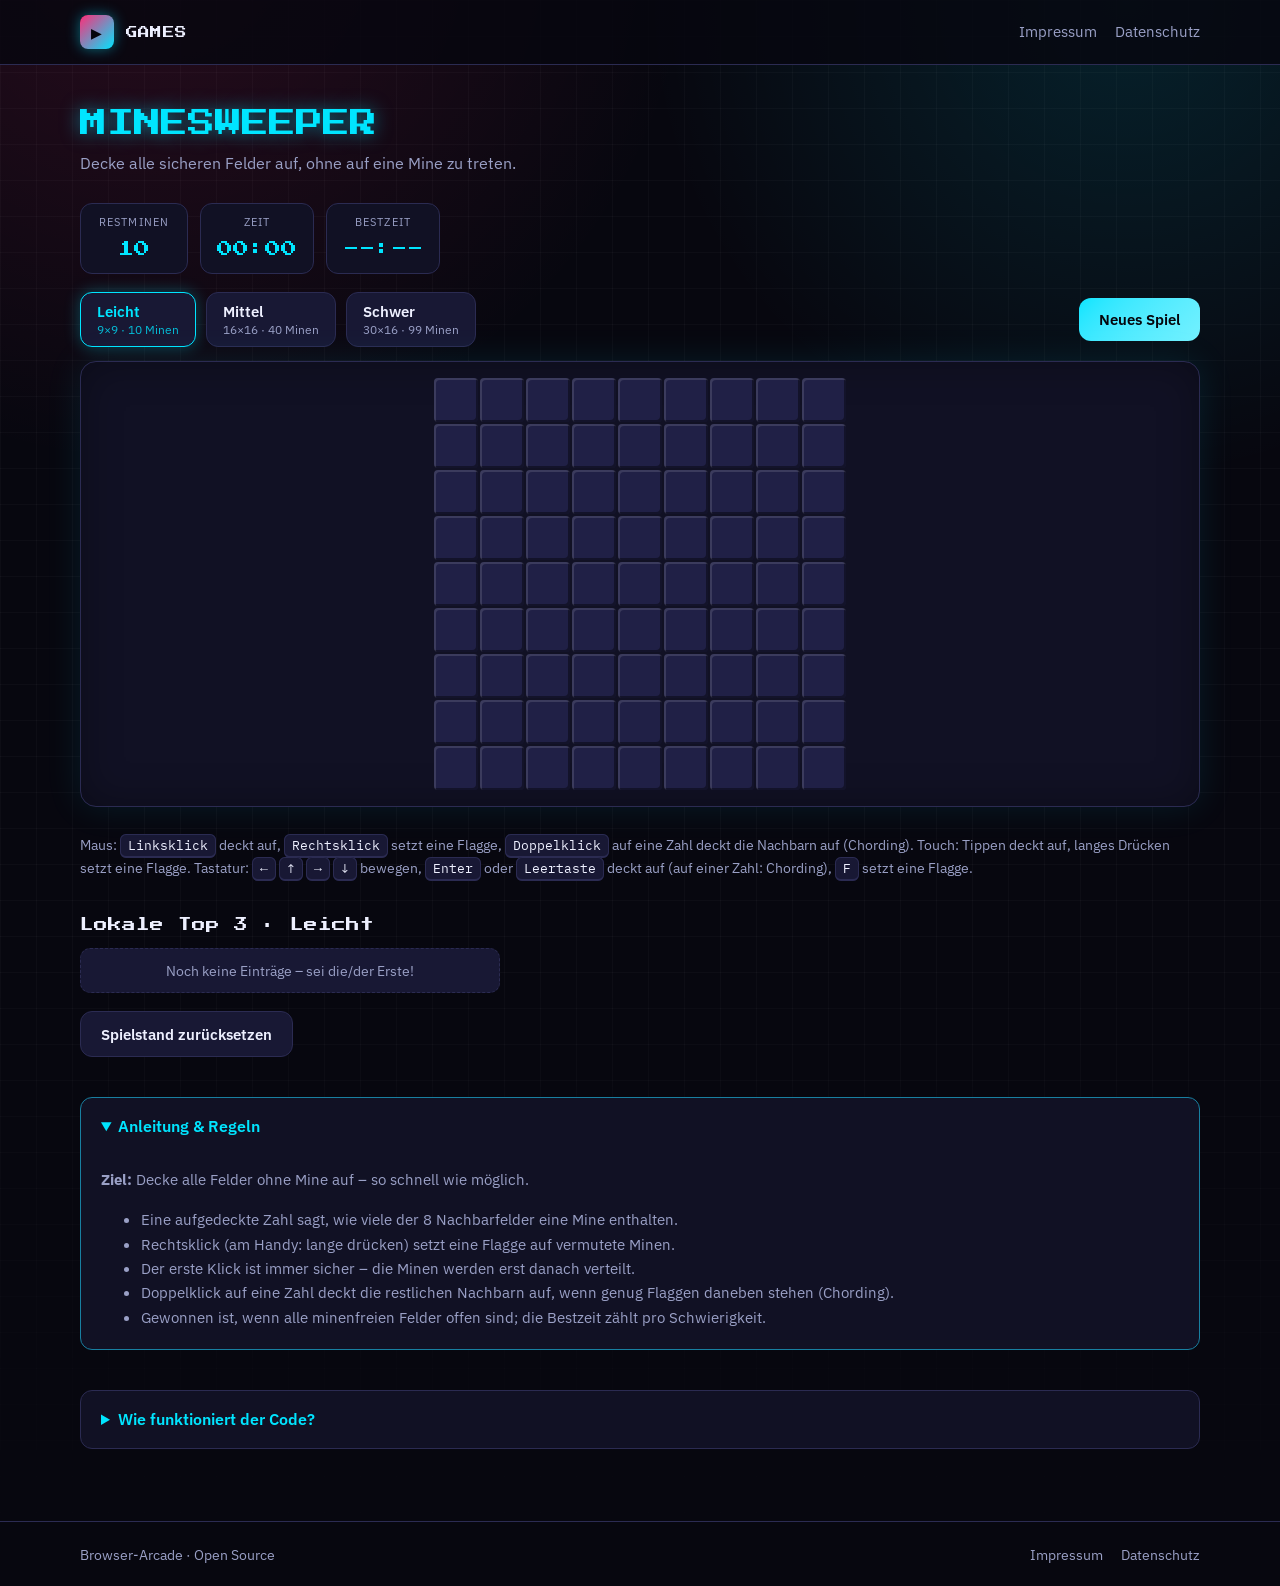
<file: index.html>
<!doctype html>
<html lang="de">
  <head>
    <meta charset="utf-8" />
    <meta name="viewport" content="width=device-width,initial-scale=1" />
    <meta name="theme-color" content="#07070f" />
    <link rel="icon" href="./favicon.svg" type="image/svg+xml" />
    <link rel="stylesheet" href="./assets/style.css" />
    <!-- Spielspezifische Styles (Zellen, Zahlenfarben, Flagge, Mine) -->
    <link rel="stylesheet" href="./spiel.css" />
    <title>Minesweeper · Browser-Arcade</title>
    <meta
      name="description"
      content="Minesweeper im Browser: Decke alle sicheren Felder auf, markiere Minen mit Flaggen und spiele auf drei Schwierigkeitsstufen um die beste Zeit."
    />
  </head>
  <body style="--ak: var(--cyan)">
    <div class="raster" aria-hidden="true"></div>
    <a class="skip-link" href="#main">Zum Inhalt springen</a>
    <header class="kopf">
      <nav class="container nav" aria-label="Hauptnavigation">
        <a class="marke" href="./"><span class="logo">▶</span>GAMES</a>
        <div class="nav-links">
          <a href="./impressum.html">Impressum</a><a href="./datenschutz.html">Datenschutz</a>
        </div>
      </nav>
    </header>
    <main id="main" class="container">
      <div class="spiel-kopf">
        <div>
          <h1>MINESWEEPER</h1>
          <p class="unterzeile">Decke alle sicheren Felder auf, ohne auf eine Mine zu treten.</p>
        </div>
      </div>
      <div class="hud">
        <div class="hud-feld">
          <div class="label">Restminen</div>
          <div class="wert" id="hud-minen">10</div>
        </div>
        <div class="hud-feld">
          <div class="label">Zeit</div>
          <div class="wert" id="hud-zeit">00:00</div>
        </div>
        <div class="hud-feld">
          <div class="label">Bestzeit</div>
          <div class="wert" id="hud-best">--:--</div>
        </div>
      </div>

      <!-- Schwierigkeit wählen: aria-pressed zeigt Screenreadern, welcher Knopf aktiv ist -->
      <div class="stufen-leiste" role="group" aria-label="Schwierigkeit">
        <button type="button" class="knopf" data-stufe="leicht" aria-pressed="true">
          Leicht <small>9×9 · 10 Minen</small>
        </button>
        <button type="button" class="knopf" data-stufe="mittel" aria-pressed="false">
          Mittel <small>16×16 · 40 Minen</small>
        </button>
        <button type="button" class="knopf" data-stufe="schwer" aria-pressed="false">
          Schwer <small>30×16 · 99 Minen</small>
        </button>
        <button type="button" class="knopf primaer" id="neues-spiel">Neues Spiel</button>
      </div>

      <div class="buehne">
        <div class="minenfeld" id="feld" role="group" aria-label="Minenfeld"></div>
      </div>
      <!-- Unsichtbare Live-Region: Screenreader hören hier Sieg/Niederlage -->
      <p class="sr-only" id="status" role="status" aria-live="polite"></p>

      <p class="steuerung">
        Maus: <kbd>Linksklick</kbd> deckt auf, <kbd>Rechtsklick</kbd> setzt eine Flagge,
        <kbd>Doppelklick</kbd> auf eine Zahl deckt die Nachbarn auf (Chording). Touch: Tippen deckt
        auf, langes Drücken setzt eine Flagge. Tastatur: <kbd>←</kbd> <kbd>↑</kbd> <kbd>→</kbd>
        <kbd>↓</kbd> bewegen, <kbd>Enter</kbd> oder <kbd>Leertaste</kbd> deckt auf (auf einer Zahl:
        Chording), <kbd>F</kbd> setzt eine Flagge.
      </p>

      <section style="max-width: 420px; margin-top: 36px">
        <h2
          id="topliste-titel"
          style="font-family: var(--pixel); font-weight: 400; font-size: 0.85rem"
        >
          Lokale Top 3
        </h2>
        <div id="topliste"></div>
        <button class="knopf" id="reset" style="margin-top: 10px">Spielstand zurücksetzen</button>
      </section>

      <section class="lernbox">
        <details open>
          <summary>Anleitung &amp; Regeln</summary>
          <p><strong>Ziel:</strong> Decke alle Felder ohne Mine auf – so schnell wie möglich.</p>
          <ul>
            <li>Eine aufgedeckte Zahl sagt, wie viele der 8 Nachbarfelder eine Mine enthalten.</li>
            <li>Rechtsklick (am Handy: lange drücken) setzt eine Flagge auf vermutete Minen.</li>
            <li>Der erste Klick ist immer sicher – die Minen werden erst danach verteilt.</li>
            <li>
              Doppelklick auf eine Zahl deckt die restlichen Nachbarn auf, wenn genug Flaggen
              daneben stehen (Chording).
            </li>
            <li>
              Gewonnen ist, wenn alle minenfreien Felder offen sind; die Bestzeit zählt pro
              Schwierigkeit.
            </li>
          </ul>
        </details>
      </section>

      <section class="lernbox">
        <details>
          <summary>Wie funktioniert der Code?</summary>
          <ul>
            <li>
              <strong>Fairer erster Klick:</strong> Die Minen werden erst <em>nach</em> dem ersten
              Klick verteilt (<code>minenVerteilen</code>). Das angeklickte Feld und seine Nachbarn
              bleiben minenfrei. So kann niemand im ersten Zug verlieren, und der erste Klick öffnet
              meist gleich eine Fläche, mit der man weiterrechnen kann. Verteilt wird mit einem
              „Teil-Mischen“ (Fisher-Yates): Aus der Liste erlaubter Felder werden zufällig so viele
              nach vorne getauscht, wie es Minen gibt.
            </li>
            <li>
              <strong>Flaches Array statt Tabelle:</strong> Das Feld ist nur eine Liste. Aus Spalte
              <code>x</code> und Zeile <code>y</code> wird der Index <code>y * spalten + x</code>,
              zurück geht es mit <code>%</code> (Rest) und <code>Math.floor</code> (Division). Die
              Hilfsfunktion <code>nachbarIndizes</code> liefert die bis zu 8 Nachbarn und prüft
              dabei die Ränder.
            </li>
            <li>
              <strong>Flood-Fill mit Stack:</strong> Trifft man ein Feld ohne Nachbarminen, öffnen
              sich automatisch alle angrenzenden Felder. <code>floodFill</code> arbeitet dafür mit
              einer Schleife und einem Stapel (<code>push</code>/<code>pop</code>) statt mit
              Rekursion. Eine rekursive Funktion würde bei großen Flächen (30×16 = 480 Felder) sehr
              tief verschachtelte Aufrufe erzeugen und könnte den Aufrufstapel des Browsers sprengen
              („Stack Overflow“).
            </li>
            <li>
              <strong>Chording:</strong> Doppelklick auf eine aufgedeckte Zahl: Stehen rund um das
              Feld genau so viele Flaggen, wie die Zahl sagt, werden alle übrigen Nachbarn auf
              einmal aufgedeckt (<code>chordingKandidaten</code>). Das spart viele Klicks, ist aber
              riskant: Stimmt eine Flagge nicht, trifft man dabei eine Mine.
            </li>
            <li>
              <strong>Eine Eingabe-Schaltzentrale:</strong> Statt 480 Klick-Handler gibt es nur
              einen am Feld (<code>Event Delegation</code>).
              <code>e.target.closest(".zelle")</code> findet die angeklickte Zelle. Rechtsklick
              läuft über <code>contextmenu</code>, am Handy erkennt ein Timer (<code
                >setTimeout</code
              >
              ca. 400 ms) das lange Drücken und die <em>Pointer Events</em> unterscheiden Maus und
              Touch.
            </li>
            <li>
              <strong>Animierte Wellen:</strong> Beim Aufdecken bekommt jede Zelle per
              <code>style.setProperty("--v", …)</code> eine Verzögerung, die vom Abstand zum Klick
              abhängt. Das CSS nutzt sie als <code>transition-delay</code>, dadurch läuft die
              Aufdeck-Welle gestaffelt über das Feld, ganz ohne JavaScript-Animationsschleife.
            </li>
          </ul>
        </details>
      </section>
    </main>
    <footer class="fuss">
      <div class="container fuss-in">
        <span>Browser-Arcade · Open Source</span>
        <nav aria-label="Rechtliches">
          <a href="./impressum.html">Impressum</a><a href="./datenschutz.html">Datenschutz</a>
        </nav>
      </div>
    </footer>
    <script type="module" src="./game.js"></script>
  </body>
</html>
</file>
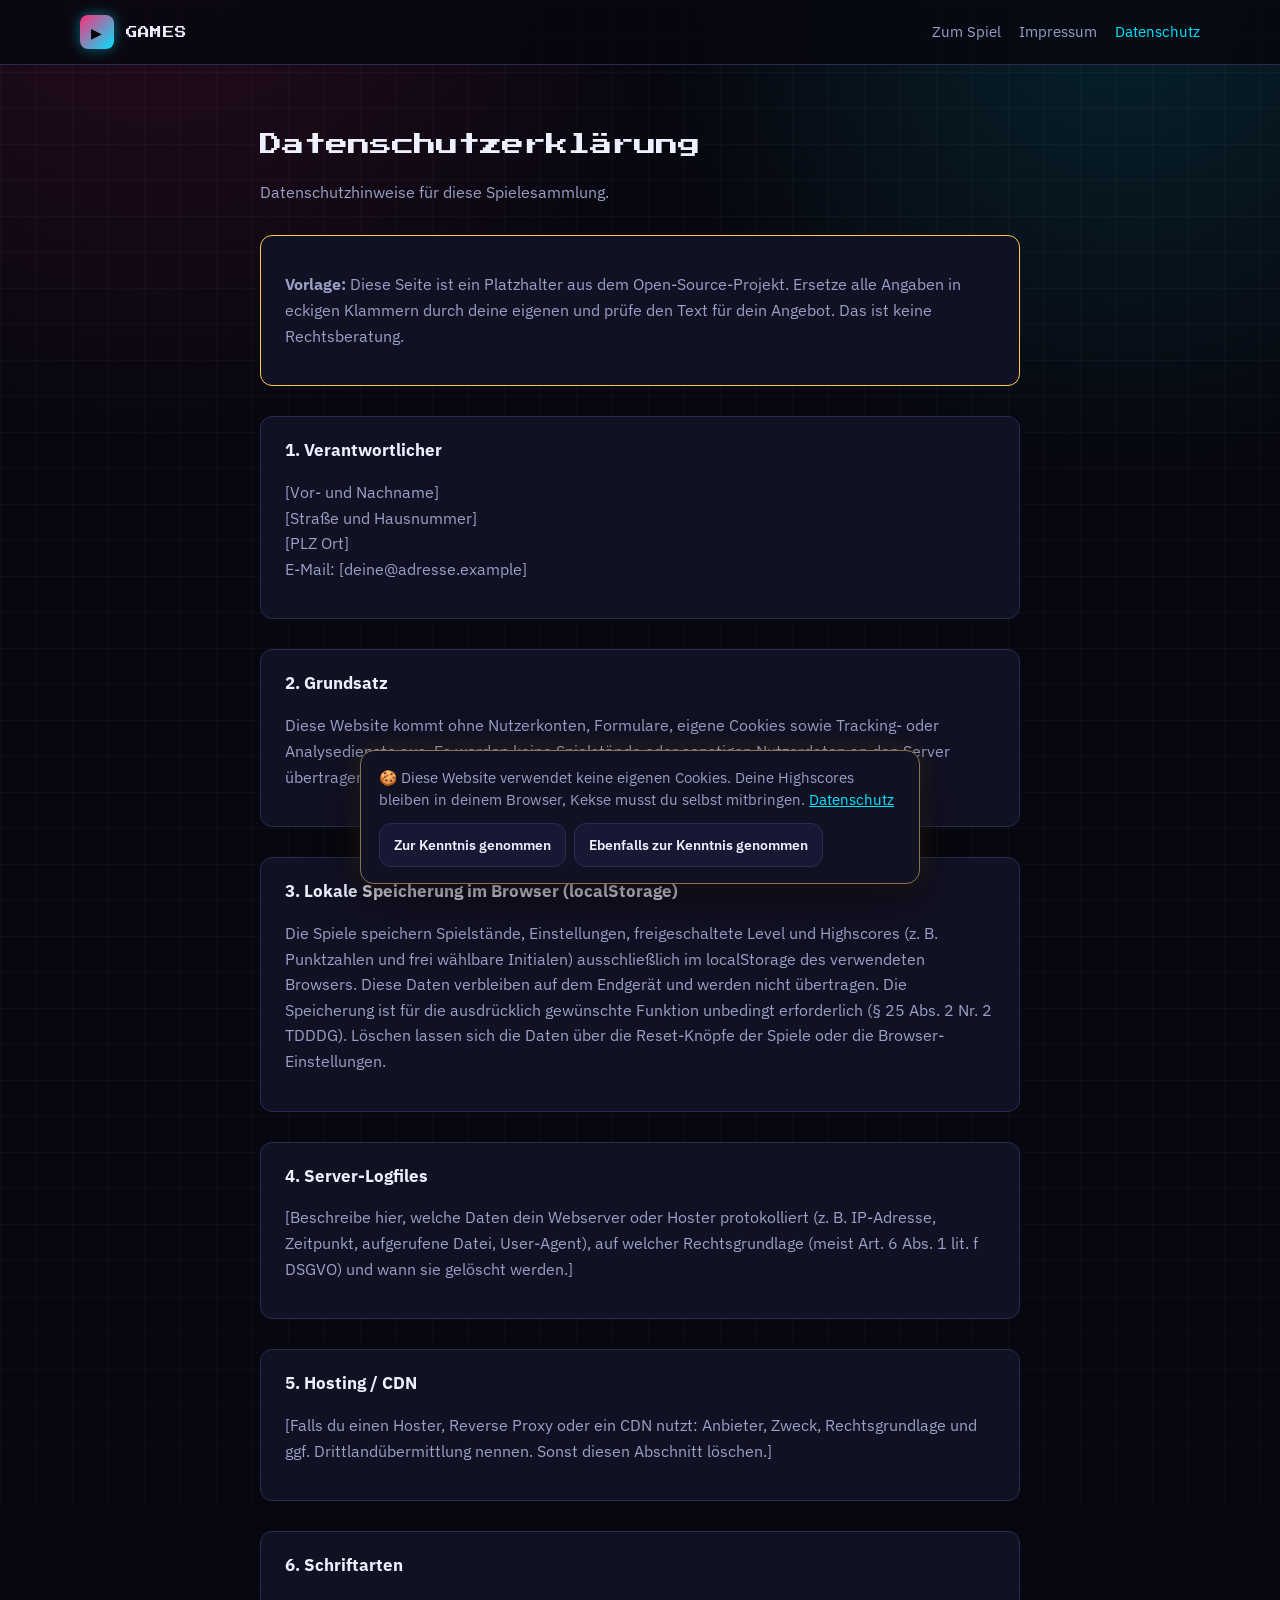
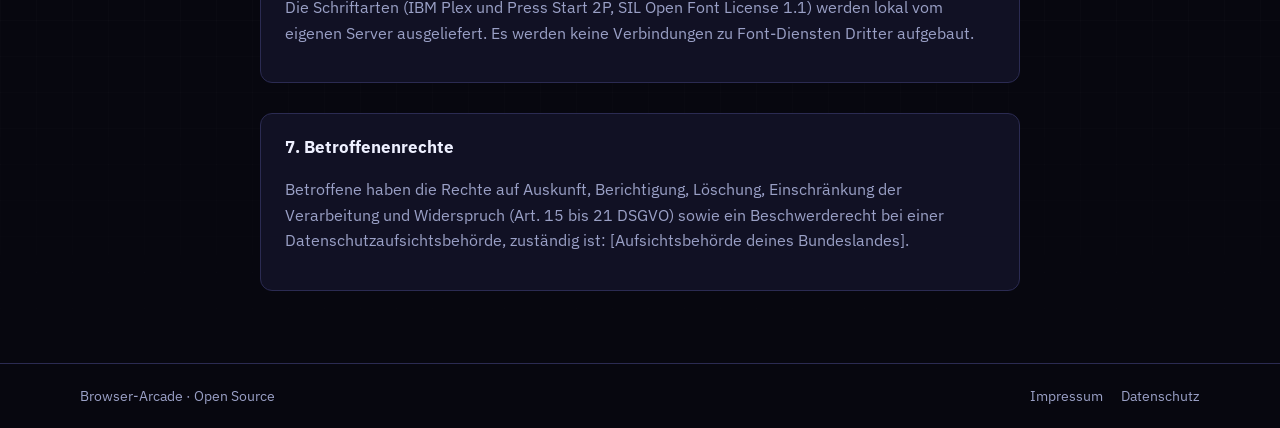
<file: datenschutz.html>
<!doctype html>
<html lang="de">
  <head>
    <meta charset="utf-8" />
    <meta name="viewport" content="width=device-width,initial-scale=1" />
    <meta name="theme-color" content="#07070f" />
    <link rel="icon" href="favicon.svg" type="image/svg+xml" />
    <link rel="stylesheet" href="assets/style.css" />
    <title>Datenschutz · Browser-Arcade</title>
    <meta property="og:type" content="website" />
    <meta property="og:title" content="Datenschutzerklärung – Browser-Arcade" />
    <meta property="og:description" content="Datenschutzhinweise (Vorlage)." />
    <meta property="og:locale" content="de_DE" />
  </head>
  <body>
    <div class="raster" aria-hidden="true"></div>
    <a class="skip-link" href="#main">Zum Inhalt springen</a>

    <header class="kopf">
      <nav class="container nav" aria-label="Hauptnavigation">
        <a class="marke" href="index.html"><span class="logo">▶</span>GAMES</a>
        <div class="nav-links">
          <a href="index.html">Zum Spiel</a>
          <a href="impressum.html">Impressum</a>
          <a href="datenschutz.html" aria-current="page">Datenschutz</a>
        </div>
      </nav>
    </header>

    <main id="main" class="container rechtlich">
      <h1>Datenschutzerklärung</h1>
      <p class="intro">Datenschutzhinweise für diese Spielesammlung.</p>
      <div class="rechts-block" style="border-color: var(--gold)">
        <p>
          <strong>Vorlage:</strong> Diese Seite ist ein Platzhalter aus dem Open-Source-Projekt.
          Ersetze alle Angaben in eckigen Klammern durch deine eigenen und prüfe den Text für dein
          Angebot. Das ist keine Rechtsberatung.
        </p>
      </div>

      <section class="rechts-block">
        <h2>1. Verantwortlicher</h2>
        <p>
          [Vor- und Nachname]<br />[Straße und Hausnummer]<br />[PLZ Ort]<br />E-Mail:
          [deine@adresse.example]
        </p>
      </section>
      <section class="rechts-block">
        <h2>2. Grundsatz</h2>
        <p>
          Diese Website kommt ohne Nutzerkonten, Formulare, eigene Cookies sowie Tracking- oder
          Analysedienste aus. Es werden keine Spielstände oder sonstigen Nutzerdaten an den Server
          übertragen.
        </p>
      </section>
      <section class="rechts-block">
        <h2>3. Lokale Speicherung im Browser (localStorage)</h2>
        <p>
          Die Spiele speichern Spielstände, Einstellungen, freigeschaltete Level und Highscores
          (z.&nbsp;B. Punktzahlen und frei wählbare Initialen) ausschließlich im localStorage des
          verwendeten Browsers. Diese Daten verbleiben auf dem Endgerät und werden nicht übertragen.
          Die Speicherung ist für die ausdrücklich gewünschte Funktion unbedingt erforderlich (§ 25
          Abs. 2 Nr. 2 TDDDG). Löschen lassen sich die Daten über die Reset-Knöpfe der Spiele oder
          die Browser-Einstellungen.
        </p>
      </section>
      <section class="rechts-block">
        <h2>4. Server-Logfiles</h2>
        <p>
          [Beschreibe hier, welche Daten dein Webserver oder Hoster protokolliert (z.&nbsp;B.
          IP-Adresse, Zeitpunkt, aufgerufene Datei, User-Agent), auf welcher Rechtsgrundlage (meist
          Art. 6 Abs. 1 lit. f DSGVO) und wann sie gelöscht werden.]
        </p>
      </section>
      <section class="rechts-block">
        <h2>5. Hosting / CDN</h2>
        <p>
          [Falls du einen Hoster, Reverse Proxy oder ein CDN nutzt: Anbieter, Zweck, Rechtsgrundlage
          und ggf. Drittlandübermittlung nennen. Sonst diesen Abschnitt löschen.]
        </p>
      </section>
      <section class="rechts-block">
        <h2>6. Schriftarten</h2>
        <p>
          Die Schriftarten (IBM Plex und Press Start 2P, SIL Open Font License 1.1) werden lokal vom
          eigenen Server ausgeliefert. Es werden keine Verbindungen zu Font-Diensten Dritter
          aufgebaut.
        </p>
      </section>
      <section class="rechts-block">
        <h2>7. Betroffenenrechte</h2>
        <p>
          Betroffene haben die Rechte auf Auskunft, Berichtigung, Löschung, Einschränkung der
          Verarbeitung und Widerspruch (Art. 15 bis 21 DSGVO) sowie ein Beschwerderecht bei einer
          Datenschutzaufsichtsbehörde, zuständig ist: [Aufsichtsbehörde deines Bundeslandes].
        </p>
      </section>
    </main>

    <footer class="fuss">
      <div class="container fuss-in">
        <span>Browser-Arcade · Open Source</span>
        <nav aria-label="Rechtliches">
          <a href="impressum.html">Impressum</a>
          <a href="datenschutz.html">Datenschutz</a>
        </nav>
      </div>
    </footer>
    <script type="module" src="assets/keks.js"></script>
  </body>
</html>
</file>
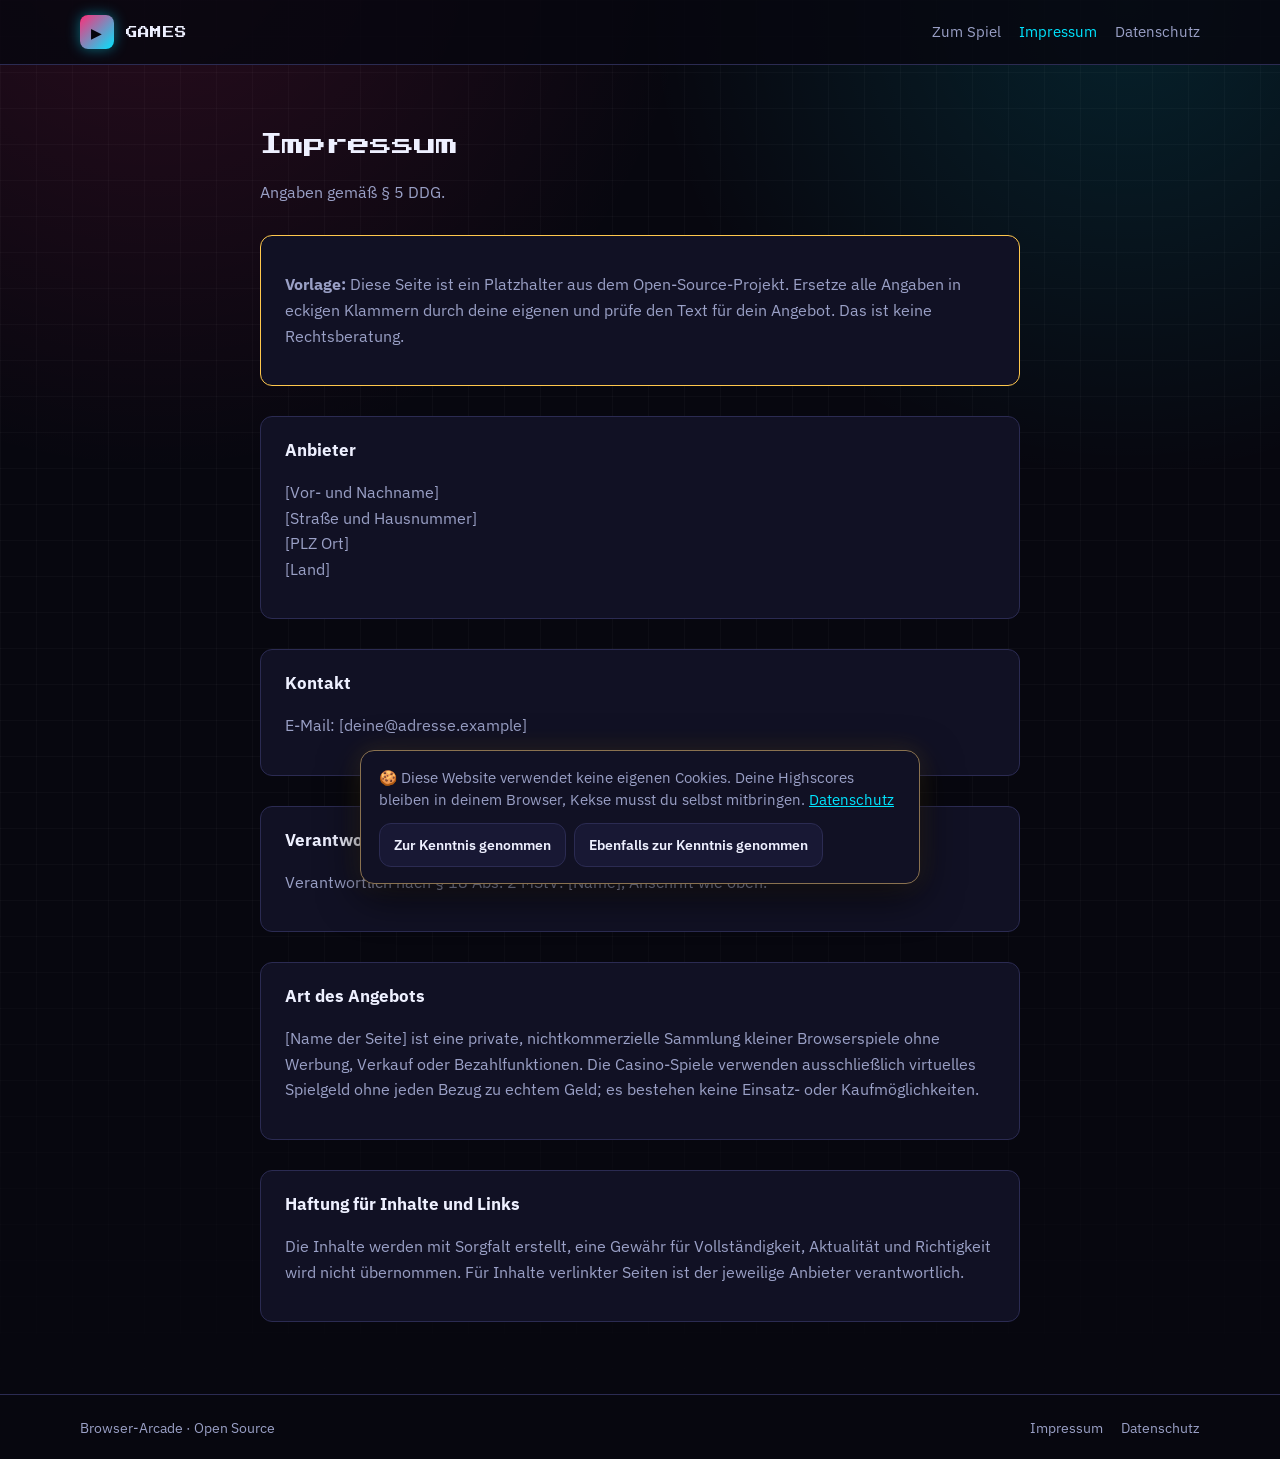
<file: impressum.html>
<!doctype html>
<html lang="de">
  <head>
    <meta charset="utf-8" />
    <meta name="viewport" content="width=device-width,initial-scale=1" />
    <meta name="theme-color" content="#07070f" />
    <link rel="icon" href="favicon.svg" type="image/svg+xml" />
    <link rel="stylesheet" href="assets/style.css" />
    <title>Impressum · Browser-Arcade</title>
    <meta property="og:type" content="website" />
    <meta property="og:title" content="Impressum – Browser-Arcade" />
    <meta property="og:description" content="Anbieterkennzeichnung (Vorlage)." />
    <meta property="og:locale" content="de_DE" />
  </head>
  <body>
    <div class="raster" aria-hidden="true"></div>
    <a class="skip-link" href="#main">Zum Inhalt springen</a>

    <header class="kopf">
      <nav class="container nav" aria-label="Hauptnavigation">
        <a class="marke" href="index.html"><span class="logo">▶</span>GAMES</a>
        <div class="nav-links">
          <a href="index.html">Zum Spiel</a>
          <a href="impressum.html" aria-current="page">Impressum</a>
          <a href="datenschutz.html">Datenschutz</a>
        </div>
      </nav>
    </header>

    <main id="main" class="container rechtlich">
      <h1>Impressum</h1>
      <p class="intro">Angaben gemäß § 5 DDG.</p>
      <div class="rechts-block" style="border-color: var(--gold)">
        <p>
          <strong>Vorlage:</strong> Diese Seite ist ein Platzhalter aus dem Open-Source-Projekt.
          Ersetze alle Angaben in eckigen Klammern durch deine eigenen und prüfe den Text für dein
          Angebot. Das ist keine Rechtsberatung.
        </p>
      </div>

      <section class="rechts-block">
        <h2>Anbieter</h2>
        <p>[Vor- und Nachname]<br />[Straße und Hausnummer]<br />[PLZ Ort]<br />[Land]</p>
      </section>
      <section class="rechts-block">
        <h2>Kontakt</h2>
        <p>E-Mail: [deine@adresse.example]</p>
      </section>
      <section class="rechts-block">
        <h2>Verantwortlich für Inhalte</h2>
        <p>Verantwortlich nach § 18 Abs. 2 MStV: [Name], Anschrift wie oben.</p>
      </section>
      <section class="rechts-block">
        <h2>Art des Angebots</h2>
        <p>
          [Name der Seite] ist eine private, nichtkommerzielle Sammlung kleiner Browserspiele ohne
          Werbung, Verkauf oder Bezahlfunktionen. Die Casino-Spiele verwenden ausschließlich
          virtuelles Spielgeld ohne jeden Bezug zu echtem Geld; es bestehen keine Einsatz- oder
          Kaufmöglichkeiten.
        </p>
      </section>
      <section class="rechts-block">
        <h2>Haftung für Inhalte und Links</h2>
        <p>
          Die Inhalte werden mit Sorgfalt erstellt, eine Gewähr für Vollständigkeit, Aktualität und
          Richtigkeit wird nicht übernommen. Für Inhalte verlinkter Seiten ist der jeweilige
          Anbieter verantwortlich.
        </p>
      </section>
    </main>

    <footer class="fuss">
      <div class="container fuss-in">
        <span>Browser-Arcade · Open Source</span>
        <nav aria-label="Rechtliches">
          <a href="impressum.html">Impressum</a>
          <a href="datenschutz.html">Datenschutz</a>
        </nav>
      </div>
    </footer>
    <script type="module" src="assets/keks.js"></script>
  </body>
</html>
</file>
<file: assets/style.css>
/* ============================================================
   Browser-Arcade · Design-System
   ------------------------------------------------------------
   Dieses Stylesheet teilen sich ALLE Seiten (Hub + jedes Spiel).
   Aufbau:
     1. Schriften (lokal gehostet, keine externen Dienste)
     2. Design-Tokens (CSS-Variablen = zentrale Stellschrauben)
     3. Grundlayout (Body, Hintergrund, Container)
     4. Kopfzeile / Fußzeile
     5. Hub: Spiel-Karten-Raster
     6. Spielseiten: Kopf, HUD, Spielfläche
     7. Bausteine: Knöpfe, Dialoge, Topliste, Badges
     8. Animationen & Übergänge
     9. Barrierefreiheit (reduzierte Bewegung)
    10. Gewinnfeier (eskalierende Gewinn-Animationen der Slots)
    11. Risiko (Leiter und Rot/Schwarz, assets/risiko.js)
   ============================================================ */

/* ---------- 1. Schriften ------------------------------------
   @font-face lädt die Schriftdateien vom EIGENEN Server.
   font-display:swap = Text sofort mit Ersatzschrift anzeigen,
   bis die richtige Schrift geladen ist (kein "unsichtbarer Text"). */
@font-face {
  font-family: "Press Start 2P";
  font-style: normal;
  font-weight: 400;
  font-display: swap;
  src: url("fonts/press-start-2p-latin-400-normal.woff2") format("woff2");
}
@font-face {
  font-family: "IBM Plex Sans";
  font-style: normal;
  font-weight: 400;
  font-display: swap;
  src: url("fonts/ibm-plex-sans-latin-400-normal.woff2") format("woff2");
}
@font-face {
  font-family: "IBM Plex Sans";
  font-style: normal;
  font-weight: 600;
  font-display: swap;
  src: url("fonts/ibm-plex-sans-latin-600-normal.woff2") format("woff2");
}
@font-face {
  font-family: "IBM Plex Sans";
  font-style: normal;
  font-weight: 700;
  font-display: swap;
  src: url("fonts/ibm-plex-sans-latin-700-normal.woff2") format("woff2");
}
@font-face {
  font-family: "IBM Plex Mono";
  font-style: normal;
  font-weight: 400;
  font-display: swap;
  src: url("fonts/ibm-plex-mono-latin-400-normal.woff2") format("woff2");
}

/* ---------- 2. Design-Tokens ---------------------------------
   Alle Farben/Abstände an EINER Stelle. Ändert man hier etwas,
   zieht es sich durch die komplette Seite. var(--name) greift
   überall darauf zu. */
:root {
  /* Flächen */
  --bg: #07070f; /* Seitenhintergrund (fast schwarz, leicht blau) */
  --panel: #111124; /* Karten & Panels */
  --panel2: #181834; /* hellere Panel-Variante (Hover, HUD) */
  --line: #2b2b52; /* Rahmenlinien */

  /* Text */
  --txt: #eef0ff; /* Haupttext */
  --mut: #9aa0c6; /* gedämpfter Text */

  /* Neon-Akzente – jede Spielkategorie hat ihre Farbe */
  --pink: #ff2d78; /* Arcade/Action */
  --cyan: #00e5ff; /* Puzzle */
  --lime: #9dff00; /* Wörter */
  --gold: #ffc84d; /* Glück & Zahlen / Casino */
  --violet: #b28dff; /* Bald verfügbar */

  /* Schrift-Stapel */
  --pixel: "Press Start 2P", monospace; /* Überschriften, Scores */
  --sans: "IBM Plex Sans", system-ui, sans-serif; /* Fließtext */
  --mono: "IBM Plex Mono", monospace; /* Zahlen, Tastatur-Hinweise */

  /* Bewegung – zentrale Timing-Werte für ruhige, einheitliche Übergänge */
  --schnell: 0.18s cubic-bezier(0.4, 0, 0.2, 1);
  --weich: 0.3s cubic-bezier(0.33, 1, 0.68, 1);

  /* Akzentfarbe der aktuellen Seite – Spielseiten überschreiben
     diese Variable per style="--ak:var(--cyan)" am <body>. */
  --ak: var(--cyan);
}

* {
  box-sizing: border-box;
}
html {
  scroll-behavior: smooth;
}

/* ---------- 3. Grundlayout ----------------------------------- */
body {
  margin: 0;
  min-width: 320px;
  min-height: 100svh;
  color: var(--txt);
  font: 16px/1.6 var(--sans);
  background:
    /* zwei weiche Farb-Glows oben links/rechts … */
    radial-gradient(
      circle at 12% -5%,
      color-mix(in srgb, var(--pink) 14%, transparent),
      transparent 34rem
    ),
    radial-gradient(
      circle at 88% 0%,
      color-mix(in srgb, var(--cyan) 12%, transparent),
      transparent 30rem
    ),
    var(--bg);
  /* Einblendung beim Seitenwechsel (Definition unter Punkt 8) */
  animation: seite-rein 0.45s cubic-bezier(0.33, 1, 0.68, 1) both;
}

/* Dezentes Pixel-Raster über der ganzen Seite. position:fixed +
   pointer-events:none = liegt drüber, stört aber keine Klicks. */
.raster {
  position: fixed;
  inset: 0;
  z-index: -1;
  pointer-events: none;
  background-image:
    linear-gradient(#ffffff07 1px, transparent 1px),
    linear-gradient(90deg, #ffffff07 1px, transparent 1px);
  background-size: 36px 36px;
  mask-image: linear-gradient(#000 60%, transparent);
}

a {
  color: inherit;
}
.container {
  width: min(1120px, calc(100% - 40px));
  margin: auto;
}

/* Sprungmarke für Tastatur-Nutzer: unsichtbar, bis sie Fokus bekommt */
.skip-link {
  position: absolute;
  left: -999px;
  top: 8px;
  background: var(--panel);
  padding: 8px 14px;
  border-radius: 8px;
  z-index: 99;
}
.skip-link:focus {
  left: 8px;
}

/* ---------- 4. Kopfzeile / Fußzeile -------------------------- */
.kopf {
  position: sticky;
  top: 0;
  z-index: 10;
  border-bottom: 1px solid var(--line);
  background: color-mix(in srgb, var(--bg) 82%, transparent);
  backdrop-filter: blur(14px); /* "Milchglas"-Effekt beim Scrollen */
}
.nav {
  min-height: 64px;
  display: flex;
  align-items: center;
  justify-content: space-between;
  gap: 20px;
}
.marke {
  display: flex;
  align-items: center;
  gap: 12px;
  text-decoration: none;
  font-family: var(--pixel);
  font-size: 0.72rem;
  letter-spacing: 0.02em;
}
.marke .logo {
  display: grid;
  place-items: center;
  width: 34px;
  height: 34px;
  border-radius: 8px;
  background: linear-gradient(135deg, var(--pink), var(--cyan));
  color: #05050c;
  font-size: 0.9rem;
  box-shadow: 0 0 14px color-mix(in srgb, var(--cyan) 45%, transparent);
}
.nav-links {
  display: flex;
  flex-wrap: wrap;
  gap: 8px 18px;
  font-size: 0.92rem;
}
.nav-links a {
  color: var(--mut);
  text-decoration: none;
  transition: color var(--schnell);
}
.nav-links a:hover,
.nav-links a[aria-current="page"] {
  color: var(--ak);
}

.fuss {
  border-top: 1px solid var(--line);
  margin-top: 72px;
}
.fuss-in {
  min-height: 64px;
  display: flex;
  flex-wrap: wrap;
  align-items: center;
  justify-content: space-between;
  gap: 10px 20px;
  font-size: 0.9rem;
  color: var(--mut);
}
.fuss a {
  color: var(--mut);
  text-decoration: none;
  transition: color var(--schnell);
}
.fuss a:hover {
  color: var(--ak);
}
.fuss nav {
  display: flex;
  gap: 18px;
}

/* ---------- 5. Hub: Hero + Karten-Raster ---------------------- */
.hero {
  padding: 72px 0 40px;
  text-align: center;
}
.hero .zeile {
  color: var(--ak);
  font-family: var(--pixel);
  font-size: 0.68rem;
  letter-spacing: 0.14em;
  text-transform: uppercase;
}
.hero h1 {
  margin: 18px 0 0;
  font-family: var(--pixel);
  font-weight: 400;
  font-size: clamp(1.4rem, 5vw, 2.6rem);
  line-height: 1.45;
  text-shadow: 0 0 22px color-mix(in srgb, var(--ak) 55%, transparent);
}
.hero .intro {
  max-width: 620px;
  margin: 20px auto 0;
  color: var(--mut);
  font-size: 1.08rem;
}

.kategorie {
  padding: 34px 0 10px;
}
.kategorie h2 {
  display: flex;
  align-items: center;
  gap: 12px;
  font-family: var(--pixel);
  font-weight: 400;
  font-size: 0.9rem;
  letter-spacing: 0.04em;
  color: var(--kat, var(--txt));
}
/* kleine Leucht-Raute vor jeder Kategorie-Überschrift */
.kategorie h2::before {
  content: "";
  width: 10px;
  height: 10px;
  rotate: 45deg;
  flex: none;
  background: var(--kat, var(--txt));
  box-shadow: 0 0 10px var(--kat, var(--txt));
}

.raster-karten {
  display: grid;
  gap: 18px;
  margin-top: 18px;
  grid-template-columns: repeat(auto-fill, minmax(250px, 1fr));
}

/* Spiel-Karte: <a class="karte" style="--kat:var(--pink)"> …
   --kat steuert Rahmen-, Glow- und Icon-Farbe der Karte. */
.karte {
  position: relative;
  display: flex;
  flex-direction: column;
  gap: 12px;
  padding: 20px;
  border-radius: 14px;
  text-decoration: none;
  background: linear-gradient(180deg, var(--panel2), var(--panel));
  border: 1px solid color-mix(in srgb, var(--kat, var(--line)) 35%, var(--line));
  transition:
    transform var(--weich),
    box-shadow var(--weich),
    border-color var(--weich);
}
.karte:hover,
.karte:focus-visible {
  transform: translateY(-5px);
  border-color: var(--kat);
  box-shadow:
    0 10px 32px #00000066,
    0 0 24px color-mix(in srgb, var(--kat) 28%, transparent);
}
/* Icon wackelt beim Hover kurz – Keyframes unter Punkt 8 */
.karte:hover .karte-icon {
  animation: wackeln 0.5s ease;
}
.karte-icon {
  width: 46px;
  height: 46px;
  color: var(--kat);
}
.karte-icon svg {
  width: 100%;
  height: 100%;
  display: block;
}
.karte h3 {
  margin: 0;
  font-family: var(--pixel);
  font-weight: 400;
  font-size: 0.82rem;
  line-height: 1.5;
  color: var(--txt);
}
.karte p {
  margin: 0;
  color: var(--mut);
  font-size: 0.92rem;
  flex: 1;
}
.karte .meta {
  display: flex;
  align-items: center;
  justify-content: space-between;
  font-size: 0.8rem;
  color: var(--mut);
}
.karte .meta .los {
  color: var(--kat);
  font-weight: 600;
  transition: transform var(--schnell);
}
.karte:hover .meta .los {
  transform: translateX(4px);
}

/* "Bald"-Karten: gleiche Optik, aber nicht klickbar + ausgegraut */
.karte.bald {
  opacity: 0.55;
  pointer-events: none;
}
.karte .badge {
  position: absolute;
  top: 14px;
  right: 14px;
  font-family: var(--pixel);
  font-size: 0.62rem;
  padding: 5px 8px;
  border-radius: 6px;
  color: var(--kat);
  border: 1px solid color-mix(in srgb, var(--kat) 50%, transparent);
}

.hinweis {
  margin-top: 56px;
  padding: 16px 20px;
  border-radius: 12px;
  font-size: 0.92rem;
  color: var(--mut);
  background: var(--panel);
  border: 1px solid var(--line);
}
.hinweis strong {
  color: var(--txt);
}

/* ---------- 6. Spielseiten ------------------------------------ */
.spiel-kopf {
  padding: 40px 0 8px;
  display: flex;
  flex-wrap: wrap;
  align-items: end;
  justify-content: space-between;
  gap: 16px;
}
.spiel-kopf h1 {
  margin: 0;
  font-family: var(--pixel);
  font-weight: 400;
  font-size: clamp(1.1rem, 4vw, 1.7rem);
  line-height: 1.4;
  color: var(--ak);
  text-shadow: 0 0 18px color-mix(in srgb, var(--ak) 50%, transparent);
}
.spiel-kopf .unterzeile {
  margin: 8px 0 0;
  color: var(--mut);
}

/* HUD = Anzeigen über dem Spielfeld (Punkte, Rekord, Züge …) */
.hud {
  display: flex;
  flex-wrap: wrap;
  gap: 12px;
  margin: 18px 0;
}
.hud-feld {
  min-width: 108px;
  padding: 10px 16px;
  border-radius: 12px;
  text-align: center;
  background: var(--panel);
  border: 1px solid var(--line);
}
.hud-feld .label {
  font-size: 0.68rem;
  letter-spacing: 0.1em;
  text-transform: uppercase;
  color: var(--mut);
}
.hud-feld .wert {
  font-family: var(--pixel);
  font-size: 1rem;
  margin-top: 6px;
  color: var(--ak);
}

/* Rahmen um die eigentliche Spielfläche (Canvas oder Grid) */
.buehne {
  position: relative;
  margin: 10px 0 26px;
  padding: 16px;
  border-radius: 16px;
  background: var(--panel);
  border: 1px solid var(--line);
  box-shadow:
    inset 0 0 40px #00000055,
    0 0 36px color-mix(in srgb, var(--ak) 10%, transparent);
}
.buehne canvas {
  display: block;
  width: 100%;
  height: auto;
  border-radius: 8px;
  image-rendering: pixelated;
}

/* Steuerungs-Hinweise unter dem Spielfeld */
.steuerung {
  color: var(--mut);
  font-size: 0.9rem;
}
.steuerung kbd {
  font-family: var(--mono);
  font-size: 0.82rem;
  color: var(--txt);
  background: var(--panel2);
  border: 1px solid var(--line);
  border-bottom-width: 2px;
  border-radius: 6px;
  padding: 2px 7px;
}

/* Abschnitt "Wie funktioniert der Code?" auf jeder Spielseite */
.lernbox {
  margin: 40px 0;
}
.lernbox details {
  background: var(--panel);
  border: 1px solid var(--line);
  border-radius: 12px;
  padding: 4px 20px;
  transition: border-color var(--schnell);
}
.lernbox details[open] {
  border-color: color-mix(in srgb, var(--ak) 45%, var(--line));
}
.lernbox summary {
  cursor: pointer;
  padding: 12px 0;
  font-weight: 600;
  color: var(--ak);
}
.lernbox p,
.lernbox li {
  color: var(--mut);
  font-size: 0.95rem;
}
.lernbox code {
  font-family: var(--mono);
  font-size: 0.85em;
  color: var(--txt);
  background: var(--panel2);
  padding: 1px 6px;
  border-radius: 5px;
}

/* ---------- 7. Bausteine -------------------------------------- */
.knopf {
  display: inline-block;
  padding: 12px 20px;
  border-radius: 12px;
  cursor: pointer;
  font: 600 0.95rem var(--sans);
  text-decoration: none;
  color: var(--txt);
  background: var(--panel2);
  border: 1px solid var(--line);
  transition:
    transform var(--schnell),
    box-shadow var(--schnell),
    border-color var(--schnell);
}
.knopf:hover {
  transform: translateY(-2px);
  border-color: var(--ak);
}
.knopf:active {
  transform: translateY(0) scale(0.97);
} /* kurzes "Eindrücken" */
.knopf.primaer {
  border: 0;
  color: #05050c;
  background: linear-gradient(135deg, var(--ak), color-mix(in srgb, var(--ak) 55%, #fff));
}
.knopf.primaer:hover {
  box-shadow: 0 0 22px color-mix(in srgb, var(--ak) 50%, transparent);
}
.knopf:disabled {
  opacity: 0.45;
  cursor: not-allowed;
  transform: none;
}

/* Game-Over-/Info-Dialog (natives <dialog>-Element) */
dialog.spiel-dialog {
  border: 1px solid color-mix(in srgb, var(--ak) 45%, var(--line));
  border-radius: 16px;
  background: var(--panel);
  color: var(--txt);
  padding: 28px;
  max-width: min(92vw, 420px);
  text-align: center;
  box-shadow: 0 0 60px color-mix(in srgb, var(--ak) 25%, transparent);
}
dialog.spiel-dialog::backdrop {
  background: #05050ccc;
  backdrop-filter: blur(3px);
}
dialog.spiel-dialog[open] {
  animation: dialog-rein 0.3s cubic-bezier(0.33, 1, 0.68, 1);
}
dialog.spiel-dialog h2 {
  font-family: var(--pixel);
  font-weight: 400;
  font-size: 1rem;
  color: var(--ak);
  margin: 0 0 14px;
  line-height: 1.5;
}
dialog.spiel-dialog .gross {
  font-family: var(--pixel);
  font-size: 1.6rem;
  margin: 10px 0;
}
dialog.spiel-dialog p {
  color: var(--mut);
}
dialog.spiel-dialog .aktionen {
  display: flex;
  gap: 10px;
  justify-content: center;
  margin-top: 20px;
  flex-wrap: wrap;
}

/* Frisch eingetragener Platz: nur ein dezenter Akzentrahmen, kein Tamtam */
.topliste li.neu {
  border-color: color-mix(in srgb, var(--ak) 55%, var(--line));
}
/* Unaufdringliche "Eingetragen als …"-Zeile im Game-Over-Dialog */
.initialen-zeile {
  color: var(--mut);
  font-size: 0.85rem;
  margin: 2px 0 0;
}
.initialen.klein {
  width: 5ch;
  font-size: 0.8rem;
  padding: 4px 0 4px 0.3em;
  margin-left: 6px;
  letter-spacing: 0.2em;
}

/* Eingabefeld für Arcade-Initialen (3 Zeichen) */
.initialen {
  width: 7ch;
  text-align: center;
  text-transform: uppercase;
  font-family: var(--pixel);
  font-size: 1.2rem;
  letter-spacing: 0.3em;
  color: var(--ak);
  background: var(--panel2);
  border: 1px solid var(--line);
  border-radius: 10px;
  padding: 10px 0 10px 0.3em;
  transition:
    border-color var(--schnell),
    box-shadow var(--schnell);
}
.initialen:focus {
  outline: none;
  border-color: var(--ak);
  box-shadow: 0 0 14px color-mix(in srgb, var(--ak) 35%, transparent);
}

/* Lokale Top-3-Liste */
.topliste {
  margin: 0;
  padding: 0;
  list-style: none;
}
.topliste li {
  display: flex;
  align-items: center;
  gap: 14px;
  padding: 10px 14px;
  border-radius: 10px;
  margin-bottom: 8px;
  background: var(--panel2);
  border: 1px solid var(--line);
  animation: zeile-rein 0.4s cubic-bezier(0.33, 1, 0.68, 1) backwards;
}
/* Einträge erscheinen nacheinander (gestaffelte Verzögerung) */
.topliste li:nth-child(2) {
  animation-delay: 0.08s;
}
.topliste li:nth-child(3) {
  animation-delay: 0.16s;
}
.topliste .platz {
  font-family: var(--pixel);
  font-size: 0.8rem;
  width: 2.2em;
  color: var(--mut);
}
.topliste li:first-child .platz {
  color: var(--gold);
  text-shadow: 0 0 10px color-mix(in srgb, var(--gold) 60%, transparent);
}
.topliste .name {
  font-family: var(--pixel);
  font-size: 0.8rem;
  letter-spacing: 0.15em;
}
.topliste .punkte {
  margin-left: auto;
  font-family: var(--mono);
  color: var(--ak);
}
.topliste .leer {
  color: var(--mut);
  font-size: 0.9rem;
  border-style: dashed;
  justify-content: center;
}

/* Casino-Bausteine: Einsatz-Chips + Wallet-Leiste ------------- */
/* Chip-Knöpfe zum Wählen des Einsatzes (10/25/50/100). Der aktive
   Chip bekommt aria-pressed="true" und leuchtet in der Akzentfarbe. */
.chips {
  display: flex;
  flex-wrap: wrap;
  gap: 10px;
  margin: 14px 0;
}
.chip {
  min-width: 64px;
  padding: 10px 14px;
  border-radius: 999px;
  cursor: pointer;
  font: 600 0.95rem var(--mono);
  color: var(--txt);
  background: var(--panel2);
  border: 2px dashed var(--line);
  transition:
    transform var(--schnell),
    border-color var(--schnell),
    box-shadow var(--schnell);
}
.chip:hover {
  transform: translateY(-2px);
}
.chip[aria-pressed="true"] {
  border-style: solid;
  border-color: var(--ak);
  color: var(--ak);
  box-shadow: 0 0 14px color-mix(in srgb, var(--ak) 35%, transparent);
}
.chip:disabled {
  opacity: 0.4;
  cursor: not-allowed;
  transform: none;
}
/* Gewinn-/Verlust-Einblendung über dem Spielfeld */
.gewinn-anzeige {
  font-family: var(--pixel);
  font-size: 1.1rem;
  text-align: center;
  min-height: 1.6em;
}
.gewinn-anzeige.plus {
  color: var(--lime);
  text-shadow: 0 0 16px color-mix(in srgb, var(--lime) 60%, transparent);
}
.gewinn-anzeige.minus {
  color: var(--pink);
}

/* Rechtstexte (Impressum / Datenschutz) */
.rechtlich {
  padding-top: 48px;
  max-width: 760px;
}
/* Pixelschrift ist sehr breit – Größe an die Bildschirmbreite koppeln
   (clamp) und notfalls Wortumbruch erlauben, sonst sprengt eine lange
   Überschrift wie "Datenschutzerklärung" schmale Handys. */
.rechtlich h1 {
  font-family: var(--pixel);
  font-weight: 400;
  font-size: clamp(0.92rem, 4vw, 1.4rem);
  line-height: 1.6;
  overflow-wrap: anywhere;
}
.rechts-block p,
.rechts-block a {
  overflow-wrap: anywhere;
}
.rechtlich .intro,
.rechts-block p,
.rechts-block address,
.rechts-block li {
  color: var(--mut);
}
.rechts-block {
  margin-top: 30px;
  padding: 20px 24px;
  border-radius: 12px;
  background: var(--panel);
  border: 1px solid var(--line);
}
.rechts-block h2 {
  margin-top: 0;
  font-size: 1.05rem;
}
.rechtlich a {
  color: var(--cyan);
}

/* ---------- 8. Animationen & Übergänge ------------------------ */
/* Sanfter Übergang zwischen Seiten (View-Transitions-API).
   Browser ohne Unterstützung ignorieren die Regel einfach –
   dann greift nur die Einblend-Animation am <body>. */
@view-transition {
  navigation: auto;
}

@keyframes seite-rein {
  from {
    opacity: 0;
    transform: translateY(10px);
  }
  to {
    opacity: 1;
    transform: none;
  }
}
@keyframes dialog-rein {
  from {
    opacity: 0;
    transform: translateY(14px) scale(0.96);
  }
  to {
    opacity: 1;
    transform: none;
  }
}
@keyframes zeile-rein {
  from {
    opacity: 0;
    transform: translateX(-10px);
  }
  to {
    opacity: 1;
    transform: none;
  }
}
@keyframes wackeln {
  25% {
    rotate: -7deg;
  }
  60% {
    rotate: 6deg;
  }
  100% {
    rotate: 0deg;
  }
}
/* Puls für neue Rekorde – Klasse .rekord-puls per JS setzen */
@keyframes rekord {
  0%,
  100% {
    transform: scale(1);
  }
  50% {
    transform: scale(1.12);
  }
}
.rekord-puls {
  animation: rekord 0.5s ease 2;
}
/* Kurzes Aufblitzen (z. B. bei Treffern/Gewinn) */
@keyframes blitz {
  from {
    filter: brightness(2.2);
  }
  to {
    filter: none;
  }
}
.blitz {
  animation: blitz 0.35s ease;
}
/* Schütteln bei Fehleingaben (z. B. unbekanntes Wort) */
@keyframes schuettel {
  10%,
  90% {
    translate: -2px 0;
  }
  20%,
  80% {
    translate: 4px 0;
  }
  30%,
  70% {
    translate: -6px 0;
  }
  40%,
  60% {
    translate: 6px 0;
  }
  50% {
    translate: -4px 0;
  }
}
.schuettel {
  animation: schuettel 0.45s ease;
}

/* ---------- 9. Barrierefreiheit -------------------------------
   Nutzer mit "Bewegung reduzieren" im Betriebssystem bekommen
   eine ruhige Seite: alle Deko-Animationen und Übergänge aus.
   (Spiele fragen das zusätzlich in JS über UI.bewegungReduziert ab.) */
@media (prefers-reduced-motion: reduce) {
  *,
  *::before,
  *::after {
    animation-duration: 0.01ms !important;
    animation-iteration-count: 1 !important;
    transition-duration: 0.01ms !important;
  }
  html {
    scroll-behavior: auto;
  }
  @view-transition {
    navigation: none;
  }
}

/* ---------- 10. Gewinnfeier ------------------------------------
   Eskalierende Gewinn-Animationen der Casino-Slots (assets/gewinnfeier.js).
   Drei Stufen, abhängig vom Verhältnis Auszahlung / Gesamteinsatz:
     .stufe-1  Banner (ab x5)            kurzes goldenes Band über der Bühne
     .stufe-2  Overlay (ab x15)          halbtransparent, pulsierender Glow, Funken
     .stufe-3  Vollbild-Overlay (ab x40) Strahlen, Münzregen (Canvas), blitzender Rand
   Das Overlay ist IMMER ein Kind der .buehne (position:absolute), nie über der
   ganzen Seite. Höhe und Mittelpunkt setzt das Skript per Inline-Style
   (height und die Variable --gf-y). Farben kommen aus den Tokens var(--gold)
   und var(--ak); die Pixel-Schrift ist var(--pixel). */

/* Grundbox: liegt oben in der Bühne und fängt Klicks ab (Klick = überspringen). */
.gewinnfeier {
  position: absolute;
  left: 0;
  top: 0;
  width: 100%;
  z-index: 8; /* über allen Spiel-Ebenen der Bühne (bis 6), aber UNTER der Kopfzeile (10) */
  cursor: pointer;
  -webkit-tap-highlight-color: transparent;
  --gf-y: 50%; /* Mitte des Walzenfensters, setzt das Skript */
  animation: gf-rein 0.18s ease-out backwards; /* nur "backwards": ein Endzustand würde das Ausblenden blockieren */
  transition: opacity 0.22s ease;
}
.gewinnfeier.weg {
  opacity: 0;
}
.gewinnfeier.weg-schnell {
  opacity: 0;
  transition-duration: 0.12s;
}

/* Nur für Screenreader: ein ruhiger Satz statt des tickenden Betrags */
.gf-sr {
  position: absolute;
  width: 1px;
  height: 1px;
  overflow: hidden;
  clip-path: inset(50%);
  white-space: nowrap;
}

/* --- Stufe 1: Banner (auch bei "Bewegung reduzieren" für alle Stufen) --- */
/* Das Band sitzt mittig auf der Oberkante der Bühne (halb drin, halb drüber):
   so verdeckt es die Walzen nicht. */
.gf-banner {
  position: absolute;
  left: 50%;
  top: 0;
  translate: -50% -50%;
  width: max-content;
  max-width: calc(100% - 16px);
  display: flex;
  flex-wrap: wrap;
  align-items: center;
  justify-content: center;
  gap: 4px 14px;
  padding: 10px 16px;
  border-radius: 12px;
  text-align: center;
  font-family: var(--pixel);
  line-height: 1.5;
  color: #1b1100;
  background: linear-gradient(135deg, #ffe9a0, var(--gold) 55%, #d8921a);
  box-shadow:
    0 4px 0 #8a5a00,
    0 0 24px color-mix(in srgb, var(--gold) 65%, transparent);
  animation: gf-banner-rein 0.32s cubic-bezier(0.2, 1.5, 0.4, 1) backwards;
}
/* Im Banner: dunkle Schrift auf Gold (die Text-Stile unten gelten für das große Overlay) */
.gf-banner .gf-name {
  font-size: clamp(0.58rem, 2.8vw, 0.74rem);
  color: #1b1100;
  text-shadow: none;
  animation: none;
}
.gf-banner .gf-betrag {
  font-size: clamp(0.72rem, 3.4vw, 0.95rem);
  margin-top: 0;
  color: #1b1100;
  text-shadow: none;
}
.gewinnfeier.reduziert {
  animation: none;
}
.gewinnfeier.reduziert .gf-banner {
  animation: none;
}

/* --- Stufe 2 und 3: Overlay in der Bühne --- */
.gewinnfeier.stufe-2,
.gewinnfeier.stufe-3 {
  overflow: hidden;
  border-radius: 15px;
}
.gewinnfeier.stufe-2 {
  background: radial-gradient(
    ellipse 85% 75% at 50% var(--gf-y),
    color-mix(in srgb, var(--gold) 24%, transparent),
    color-mix(in srgb, var(--bg) 74%, transparent) 78%
  );
}
.gewinnfeier.stufe-3 {
  background: radial-gradient(
    ellipse 90% 80% at 50% var(--gf-y),
    color-mix(in srgb, var(--gold) 30%, transparent),
    color-mix(in srgb, var(--bg) 88%, transparent) 80%
  );
}

/* Pulsierender Gold-Glow am Innenrand des Overlays */
.gf-glow {
  position: absolute;
  inset: 0;
  border-radius: inherit;
  pointer-events: none;
  box-shadow: inset 0 0 34px 4px color-mix(in srgb, var(--gold) 45%, transparent);
  animation: gf-puls 1s ease-in-out infinite alternate;
}
.stufe-3 .gf-glow {
  box-shadow: inset 0 0 60px 10px color-mix(in srgb, var(--gold) 65%, transparent);
  animation-duration: 0.45s;
}

/* Stufe 3: langsam kreisende Lichtstrahlen hinter dem Betrag */
.gf-strahlen {
  position: absolute;
  left: 50%;
  top: var(--gf-y);
  width: 230%;
  aspect-ratio: 1;
  translate: -50% -50%;
  pointer-events: none;
  background: repeating-conic-gradient(
    color-mix(in srgb, var(--gold) 30%, transparent) 0 8deg,
    transparent 8deg 22deg
  );
  -webkit-mask-image: radial-gradient(circle, #000 0, transparent 52%);
  mask-image: radial-gradient(circle, #000 0, transparent 52%);
  animation: gf-drehen 16s linear infinite;
}

/* Stufe 3: Canvas der Partikel-Engine füllt das ganze Overlay */
.gf-partikel {
  position: absolute;
  inset: 0;
  width: 100%;
  height: 100%;
  pointer-events: none;
}

/* Stufe 2: einzelne aufsteigende Funken (--x, --dauer, --verz setzt das Skript zufällig) */
.gf-funke {
  position: absolute;
  left: var(--x);
  bottom: 6%;
  width: 4px;
  height: 4px;
  pointer-events: none;
  background: #fff3b0;
  box-shadow: 0 0 8px 2px color-mix(in srgb, var(--gold) 80%, transparent);
  animation: gf-funke var(--dauer) ease-out var(--verz) infinite backwards;
}

/* Text: Zusatzzeile, Stufen-Name, Betrag, Faktor */
.gf-inhalt {
  position: absolute;
  left: 50%;
  top: var(--gf-y);
  translate: -50% -50%;
  width: min(94%, 520px);
  text-align: center;
  pointer-events: none;
  font-family: var(--pixel);
}
.gf-zusatz {
  font-size: clamp(0.5rem, 2.4vw, 0.62rem);
  color: var(--mut);
  letter-spacing: 0.12em;
  margin-bottom: 10px;
}
.gf-name {
  font-size: clamp(0.8rem, 4.4vw, 1.5rem);
  line-height: 1.4;
  color: var(--gold);
  text-shadow:
    0 0 16px var(--gold),
    3px 3px 0 #6e4300;
  animation: gf-pop 0.45s cubic-bezier(0.2, 1.5, 0.4, 1) backwards;
}
.gf-betrag {
  font-size: clamp(1.25rem, 8.4vw, 2.7rem);
  line-height: 1.3;
  margin-top: 12px;
  color: #fff6d0;
  text-shadow:
    0 0 18px var(--gold),
    0 0 4px var(--gold);
  overflow-wrap: anywhere;
  font-variant-numeric: tabular-nums;
}
.gf-faktor {
  margin-top: 12px;
  font: 600 0.85rem var(--sans);
  color: var(--txt);
  text-shadow:
    0 1px 4px #000,
    0 0 10px #000;
}
.stufe-3 .gf-name {
  font-size: clamp(1rem, 6vw, 2rem);
  animation-duration: 0.55s;
}
.stufe-3 .gf-betrag {
  font-size: clamp(1.4rem, 9.4vw, 3.2rem);
}
/* Ist der Ticker am Ziel, "schlägt" der Endbetrag einmal ein */
.gewinnfeier.fertig .gf-betrag {
  animation: gf-knall 0.5s cubic-bezier(0.2, 1.6, 0.4, 1);
}
.gf-hinweis {
  position: absolute;
  left: 0;
  right: 0;
  bottom: 8px;
  text-align: center;
  pointer-events: none;
  font: 0.72rem var(--sans);
  color: var(--mut);
  opacity: 0.8;
}

/* --- Leuchten der Bühne selbst (Klasse am .buehne-Element, nur während der Feier) --- */
/* Nur die Mitte der Animation ist angegeben; Anfang und Ende sind der normale Zustand der Bühne. */
@keyframes gf-leuchten-1 {
  35% {
    border-color: var(--gold);
    box-shadow:
      inset 0 0 40px #00000055,
      0 0 30px 3px color-mix(in srgb, var(--gold) 60%, transparent);
  }
}
@keyframes gf-leuchten-2 {
  25%,
  75% {
    border-color: var(--gold);
    box-shadow:
      inset 0 0 40px #00000055,
      0 0 42px 6px color-mix(in srgb, var(--gold) 70%, transparent);
  }
  50% {
    border-color: color-mix(in srgb, var(--gold) 50%, var(--line));
    box-shadow:
      inset 0 0 40px #00000055,
      0 0 24px color-mix(in srgb, var(--gold) 40%, transparent);
  }
}
@keyframes gf-leuchten-3 {
  0%,
  100% {
    border-color: var(--gold);
    box-shadow:
      inset 0 0 50px color-mix(in srgb, var(--gold) 35%, transparent),
      0 0 70px 14px color-mix(in srgb, var(--gold) 80%, transparent);
  }
  50% {
    border-color: #fff3b0;
    box-shadow:
      inset 0 0 20px #00000055,
      0 0 26px 2px color-mix(in srgb, var(--gold) 45%, transparent);
  }
}
.buehne.gf-leuchten-1 {
  animation: gf-leuchten-1 1.2s ease-out;
}
.buehne.gf-leuchten-2 {
  animation: gf-leuchten-2 1s ease-in-out 2;
}
.buehne.gf-leuchten-3 {
  animation: gf-leuchten-3 0.5s ease-in-out infinite;
}

@keyframes gf-rein {
  from {
    opacity: 0;
  }
}
@keyframes gf-banner-rein {
  from {
    opacity: 0;
    translate: -50% -140%;
    scale: 0.7;
  }
}
@keyframes gf-pop {
  from {
    opacity: 0;
    scale: 0.5;
  }
}
@keyframes gf-knall {
  0% {
    scale: 1;
  }
  40% {
    scale: 1.3;
  }
  100% {
    scale: 1;
  }
}
@keyframes gf-puls {
  from {
    opacity: 0.45;
  }
  to {
    opacity: 1;
  }
}
@keyframes gf-drehen {
  to {
    rotate: 360deg;
  }
}
@keyframes gf-funke {
  from {
    translate: 0 0;
    opacity: 0;
  }
  15% {
    opacity: 1;
  }
  to {
    translate: 0 -150px;
    opacity: 0;
  }
}

/* Bewegung reduzieren: Das Skript baut dann ohnehin nur das statische Banner, und die
   globale Regel in Abschnitt 9 schaltet CSS-Animationen ab. Hier zur Sicherheit noch
   die Dauer-Schleifen und das Bühnen-Leuchten. */
@media (prefers-reduced-motion: reduce) {
  .gf-glow,
  .gf-strahlen,
  .gf-funke,
  .buehne[class*="gf-leuchten-"] {
    animation: none;
  }
}

/* ---------- 11. Risiko ------------------------------------------
   Das Risiko-Feature (assets/risiko.js): nach einem Gewinn "Sammeln oder
   riskieren?", mit der RISIKOLEITER und dem Kartenrisiko ROT/SCHWARZ.
   Zwei Verwendungen, ein Stil:
     .risiko        Overlay IN der .buehne der Slots (position:absolute, wie die
                    Gewinnfeier, nie über der ganzen Seite). Das Skript setzt die
                    Höhe per Inline-Style.
     .rk-leiter     die Leiter selbst (auch im Solo-Spiel "Risikoleiter" benutzt)
     .rk-karten     die Karte mit den Knöpfen ROT / SCHWARZ
   Farben: Gold (var(--gold)) für Gewinn und Aufstieg, Pink (var(--pink)) für
   Gefahr, Null und Absturz. Die Pixel-Schrift ist var(--pixel). */

.risiko {
  position: absolute;
  left: 0;
  top: 0;
  width: 100%;
  z-index: 9; /* über der Gewinnfeier (8), unter der Kopfzeile (10) */
  display: grid;
  place-items: center;
  padding: 12px;
  border-radius: 15px;
  overflow: auto;
  background: radial-gradient(
    ellipse 90% 80% at 50% 50%,
    color-mix(in srgb, var(--gold) 14%, transparent),
    color-mix(in srgb, var(--bg) 90%, transparent) 78%
  );
  animation: rk-rein 0.18s ease-out backwards; /* nur "backwards": ein Endzustand würde das Ausblenden blockieren */
  transition:
    opacity 0.18s ease,
    background 0.3s ease;
}
.risiko.weg {
  opacity: 0;
}
/* Nach einem Absturz färbt sich alles rot */
.risiko.verloren {
  background: radial-gradient(
    ellipse 90% 80% at 50% 50%,
    color-mix(in srgb, var(--pink) 26%, transparent),
    color-mix(in srgb, var(--bg) 90%, transparent) 78%
  );
}

.rk-panel {
  width: min(100%, 400px);
  padding: 18px 16px 14px;
  border-radius: 16px;
  text-align: center;
  background: color-mix(in srgb, var(--panel) 95%, transparent);
  border: 1px solid color-mix(in srgb, var(--gold) 55%, var(--line));
  box-shadow:
    0 10px 36px #000a,
    0 0 34px color-mix(in srgb, var(--gold) 22%, transparent);
  transition:
    border-color 0.3s ease,
    box-shadow 0.3s ease;
}
.rk-panel:focus {
  outline: none;
} /* nur programmatischer Fokus (tabindex=-1), kein Tab-Stopp */
.risiko.verloren .rk-panel {
  border-color: var(--pink);
  box-shadow:
    0 10px 36px #000a,
    0 0 38px color-mix(in srgb, var(--pink) 38%, transparent);
}

.rk-kopf {
  margin: 0;
  font-family: var(--pixel);
  font-size: 0.62rem;
  letter-spacing: 0.16em;
  color: var(--mut);
}
.risiko.verloren .rk-kopf {
  color: var(--pink);
}
.rk-betrag {
  margin: 8px 0 2px;
  font-family: var(--pixel);
  font-size: clamp(1.3rem, 7vw, 2rem);
  line-height: 1.3;
  color: var(--gold);
  text-shadow: 0 0 16px color-mix(in srgb, var(--gold) 60%, transparent);
  font-variant-numeric: tabular-nums;
  overflow-wrap: anywhere;
}
.risiko.verloren .rk-betrag {
  color: var(--pink);
  text-shadow: 0 0 16px color-mix(in srgb, var(--pink) 60%, transparent);
}
.rk-netto {
  margin: 0;
  min-height: 1.4em;
  font-size: 0.82rem;
  color: var(--mut);
}
.rk-frage {
  margin: 12px 0 10px;
  font-weight: 600;
}
.rk-bereich {
  display: flex;
  flex-direction: column;
  align-items: stretch;
}
.rk-klein {
  margin: 12px 0 0;
  font-size: 0.78rem;
  line-height: 1.45;
  color: var(--mut);
}

/* Knopf-Reihe: auf schmalen Handys umbrechen */
.rk-aktionen {
  display: flex;
  flex-wrap: wrap;
  justify-content: center;
  gap: 10px;
}
.rk-aktionen .knopf {
  flex: 1 1 104px;
  padding: 12px 10px;
}
.rk-riskieren {
  border: 0;
  color: #fff;
  letter-spacing: 0.04em;
  background: linear-gradient(135deg, var(--pink), color-mix(in srgb, var(--pink) 55%, #000));
}
.rk-riskieren:hover:not(:disabled) {
  box-shadow: 0 0 22px color-mix(in srgb, var(--pink) 55%, transparent);
  border-color: transparent;
}

/* --- Die Leiter ----------------------------------------------- */
.rk-leiter {
  display: flex;
  flex-direction: column;
  gap: 10px;
  align-items: stretch;
}
.rk-stufen {
  list-style: none;
  margin: 0;
  padding: 0;
  display: flex;
  flex-direction: column;
  gap: 5px;
}
.rk-stufe,
.rk-null {
  display: grid;
  grid-template-columns: 1.5em 3.2em 1fr;
  align-items: center;
  gap: 8px;
  min-height: 32px;
  padding: 4px 12px;
  border-radius: 10px;
  font: 0.95rem var(--mono);
  color: var(--mut);
  background: var(--panel2);
  border: 1px solid var(--line);
  transition:
    background 0.08s linear,
    border-color 0.08s linear,
    box-shadow 0.08s linear,
    color 0.08s linear;
}
.rk-marke {
  text-align: center;
  font-family: var(--sans);
  font-weight: 700;
}
.rk-faktor {
  font-family: var(--pixel);
  font-size: 0.62rem;
  text-align: left;
}
.rk-wert {
  text-align: right;
  font-variant-numeric: tabular-nums;
}
.rk-stufe.oben .rk-faktor::after {
  content: " ★";
}

/* geschafft: gedämpftes Grün, der Weg bis hierher */
.rk-stufe.geschafft {
  color: var(--lime);
  border-color: color-mix(in srgb, var(--lime) 30%, var(--line));
  opacity: 0.8;
}
/* aktuelle Stufe: leuchtend goldenes Band */
.rk-stufe.aktuell {
  color: #1b1100;
  font-weight: 600;
  border-color: var(--gold);
  background: linear-gradient(135deg, #ffe9a0, var(--gold) 55%, #d8921a);
  box-shadow: 0 0 18px color-mix(in srgb, var(--gold) 55%, transparent);
}
/* die nächste Stufe und die Null sind dauerhaft markiert (gestrichelt), auch wenn nichts blinkt */
.rk-stufe.naechste {
  border: 1px dashed var(--gold);
  color: var(--txt);
}
.rk-null {
  border: 1px dashed color-mix(in srgb, var(--pink) 55%, var(--line));
  color: var(--mut);
}
.rk-null.scharf {
  border-color: var(--pink);
  color: var(--pink);
}
/* DAS FLACKERN: .blink wird im Wechsel auf die nächste Stufe und die Null gesetzt */
.rk-stufe.blink {
  border: 1px solid var(--gold);
  color: var(--gold);
  background: color-mix(in srgb, var(--gold) 28%, var(--panel2));
  box-shadow: 0 0 18px color-mix(in srgb, var(--gold) 60%, transparent);
}
.rk-null.blink {
  border: 1px solid var(--pink);
  color: #fff;
  background: color-mix(in srgb, var(--pink) 38%, var(--panel2));
  box-shadow: 0 0 18px color-mix(in srgb, var(--pink) 65%, transparent);
}
/* gelandet: das Licht ist stehengeblieben */
.rk-null.getroffen {
  border: 1px solid var(--pink);
  color: #fff;
  background: color-mix(in srgb, var(--pink) 55%, var(--panel2));
  box-shadow: 0 0 26px color-mix(in srgb, var(--pink) 75%, transparent);
}
.rk-stufe.aktuell.getroffen {
  box-shadow: 0 0 28px 2px color-mix(in srgb, var(--gold) 75%, transparent);
}
@keyframes rk-hoch {
  0% {
    scale: 0.94;
    filter: brightness(1.6);
  }
  55% {
    scale: 1.06;
  }
  100% {
    scale: 1;
    filter: none;
  }
}
.rk-stufe.neu {
  animation: rk-hoch 0.45s cubic-bezier(0.2, 1.4, 0.4, 1);
}
/* Absturz: die aktuelle Stufe kippt weg und verblasst */
@keyframes rk-fall {
  to {
    translate: 0 36px;
    rotate: 3deg;
    opacity: 0.15;
    filter: grayscale(1);
  }
}
.rk-stufe.faellt {
  animation: rk-fall 0.8s ease-in forwards;
}

.rk-info {
  margin: 0;
  min-height: 2.9em;
  font-size: 0.88rem;
  line-height: 1.45;
  color: var(--mut);
}
.rk-leiter.absturz .rk-info {
  color: var(--pink);
}
/* Vorschau (Solo-Spiel vor dem Start): nur die Leiter, ohne Text und Knöpfe */
.rk-leiter.vorschau .rk-info {
  display: none;
}

/* --- Rot/Schwarz: die Karte (Stil wie bei Higher Lower, eigene Klassen) --- */
.rk-karten {
  display: flex;
  flex-direction: column;
  align-items: center;
  gap: 10px;
}
.rk-karte-szene {
  --kw: clamp(
    82px,
    24vw,
    108px
  ); /* Kartenbreite: schrumpft am Handy, wächst am Desktop nur bis 108px */
  width: var(--kw);
  aspect-ratio: 5/7;
  perspective: 800px;
  position: relative;
}
.rk-karte {
  position: relative;
  width: 100%;
  height: 100%;
  transform-style: preserve-3d;
  transition: transform 0.6s cubic-bezier(0.33, 1, 0.68, 1);
}
.rk-karte.aufgedeckt {
  transform: rotateY(180deg);
}
.rk-karte.ohne-uebergang {
  transition: none;
} /* zum Zurückstellen ohne sichtbaren Rückwärts-Flip */
.rk-flaeche {
  position: absolute;
  inset: 0;
  border-radius: calc(var(--kw) * 0.08);
  backface-visibility: hidden;
  -webkit-backface-visibility: hidden;
}
.rk-flaeche.hinten {
  background: repeating-linear-gradient(45deg, #1b1b3a 0 7px, #252552 7px 14px);
  border: 2px solid color-mix(in srgb, var(--gold) 55%, var(--line));
  box-shadow:
    inset 0 0 0 5px var(--panel),
    inset 0 0 0 6px color-mix(in srgb, var(--gold) 40%, transparent),
    0 6px 20px #0008;
}
.rk-flaeche.hinten::after {
  content: "?";
  position: absolute;
  inset: 0;
  display: grid;
  place-items: center;
  font-family: var(--pixel);
  font-size: calc(var(--kw) * 0.3);
  color: var(--gold);
  text-shadow: 0 0 14px color-mix(in srgb, var(--gold) 60%, transparent);
}
/* Vorderseite ab Werk um 180° gedreht: dreht sich die Karte um 180°, schaut sie uns an */
.rk-flaeche.vorne {
  transform: rotateY(180deg);
  background: linear-gradient(160deg, #f6f6fc, #d3d6ea);
  color: #14141f; /* Pik, Kreuz */
  box-shadow:
    0 6px 20px #0008,
    0 0 0 3px var(--rk-rand, transparent);
  transition: box-shadow 0.3s ease;
}
.rk-flaeche.vorne.rot {
  color: #d1203c;
} /* Herz, Karo */
.rk-ecke {
  position: absolute;
  display: flex;
  flex-direction: column;
  align-items: center;
  line-height: 1;
  font-family: var(--sans);
  font-weight: 700;
  font-size: calc(var(--kw) * 0.2);
}
.rk-ecke.oben {
  top: 5%;
  left: 7%;
}
.rk-ecke.unten {
  bottom: 5%;
  right: 7%;
  transform: rotate(180deg);
} /* steht auf dem Kopf wie bei echten Karten */
.rk-ecke-symbol {
  font-size: 0.85em;
  margin-top: 0.1em;
}
.rk-mitte {
  position: absolute;
  inset: 0;
  display: grid;
  place-items: center;
  font-size: calc(var(--kw) * 0.5);
  line-height: 1;
}
.rk-karte-szene.richtig {
  --rk-rand: var(--lime);
}
.rk-karte-szene.falsch {
  --rk-rand: var(--pink);
  animation: schuettel 0.45s ease;
} /* schuettel: aus Abschnitt 8 */
/* kleine Punkte: Farben der bisherigen Karten */
.rk-verlauf {
  display: flex;
  gap: 6px;
  min-height: 12px;
}
.rk-verlauf i {
  width: 12px;
  height: 12px;
  border-radius: 50%;
  border: 1px solid var(--line);
}
.rk-verlauf i.rot {
  background: #d1203c;
  border-color: #d1203c;
}
.rk-verlauf i.schwarz {
  background: #14141f;
  border-color: var(--txt);
}
.rk-rot {
  border: 0;
  color: #fff;
  background: linear-gradient(135deg, #e0314c, #a8132e);
}
.rk-schwarz {
  color: var(--txt);
  background: #0a0a14;
  border: 1px solid var(--txt);
}
.rk-rot:hover:not(:disabled) {
  box-shadow: 0 0 20px #e0314c88;
  border-color: transparent;
}
.rk-schwarz:hover:not(:disabled) {
  box-shadow: 0 0 18px #ffffff33;
  border-color: var(--txt);
}

@keyframes rk-rein {
  from {
    opacity: 0;
  }
}

/* Bewegung reduzieren: Die globale Regel in Abschnitt 9 schaltet die Animationen ab. Hier
   zusätzlich der Absturz (damit die Stufe stehen bleibt und nur gedämpft wirkt) und der Flip. */
@media (prefers-reduced-motion: reduce) {
  .rk-stufe.faellt {
    animation: none;
    opacity: 0.35;
    filter: grayscale(1);
  }
  .rk-karte {
    transition: none;
  }
}

/* ---------- 12. Mobil, Gamepad & Spielmodus (assets/mobil.js) ---
   Gilt für die Arcade-Seiten. mobil.js setzt:
     <html class="touch">      wenn mit dem Finger gespielt wird
     .arcade-buehne            an der .buehne
     .steuerbereich            Gamepad + Werkzeugleiste direkt unter der Bühne
     body.spiel-laeuft         während eine Runde läuft
     body.spielmodus           Vollbild-/Fokus-Modus
   Die Canvas-Breite rechnet mobil.js aus (einpassen), CSS sorgt nur
   für Abstände, Tasten und das Ausblenden. */

/* Nur für Screenreader sichtbar (Live-Region) */
.nur-sr {
  position: absolute;
  width: 1px;
  height: 1px;
  overflow: hidden;
  clip-path: inset(50%);
  white-space: nowrap;
}

/* Texte je nach Eingabegerät */
html:not(.touch) .nur-touch {
  display: none;
}
html.touch .nur-tastatur {
  display: none;
}

/* Einheitlicher, gut sichtbarer Tastatur-Fokus */
:where(a, button, summary, .knopf, .karte):focus-visible {
  outline: 2px solid var(--ak);
  outline-offset: 3px;
  border-radius: 6px;
}

/* Kein Pull-to-Refresh/Scroll-Ketten auf Arcade-Seiten, keine Text-
   auswahl und kein Long-Press-Menü auf Feld und Tasten. */
html:has(.arcade-buehne) {
  overscroll-behavior-y: none;
}
.arcade-buehne,
.steuerbereich {
  -webkit-user-select: none;
  user-select: none;
  -webkit-touch-callout: none;
  -webkit-tap-highlight-color: transparent;
}
.arcade-buehne canvas,
.gamepad {
  touch-action: none;
}
.werkzeugleiste {
  touch-action: manipulation;
} /* kein Doppeltipp-Zoom */

.steuerbereich {
  margin: -14px 0 22px;
}

/* --- Gamepad: nur bei Touch sichtbar --- */
.gamepad {
  display: none;
}
html.touch .gamepad {
  display: flex;
  justify-content: space-between;
  align-items: flex-end;
  gap: 12px;
  padding: 4px 4px 0;
}
.gp-gruppe {
  display: flex;
  gap: 10px;
}
html.touch .gamepad.gp-mitte {
  justify-content: center;
}
.gamepad.gp-mitte .gp-gruppe:empty {
  display: none;
}
.gp-reihe {
  flex-wrap: wrap;
  justify-content: flex-end;
  align-items: flex-end;
}
.gp-links.gp-reihe {
  justify-content: flex-start;
}
.gp-kreuz {
  display: grid;
  gap: 6px;
  grid-template-columns: repeat(3, 54px);
  grid-template-rows: repeat(3, 54px);
  grid-template-areas: ". h ." "l . r" ". u .";
}
.gp-kreuz .gp-taste {
  width: 54px;
  height: 54px;
  font-size: 1.15rem;
}
.gp-kreuz .gp-hoch {
  grid-area: h;
}
.gp-kreuz .gp-links {
  grid-area: l;
}
.gp-kreuz .gp-rechts {
  grid-area: r;
}
.gp-kreuz .gp-runter {
  grid-area: u;
}
.gp-taste {
  width: 56px;
  height: 56px;
  padding: 0;
  border-radius: 14px;
  cursor: pointer;
  display: grid;
  place-items: center;
  align-content: center;
  gap: 2px;
  font: 1rem var(--pixel);
  color: var(--ak);
  background: color-mix(in srgb, var(--ak) 9%, var(--panel2));
  border: 2px solid color-mix(in srgb, var(--ak) 75%, var(--panel2)); /* ≥ 3:1 gegen den Hintergrund */
  box-shadow: 0 4px 0 #00000066;
  transition:
    transform 0.06s,
    background-color 0.06s,
    box-shadow 0.06s;
}
.gp-taste small {
  font: 600 0.62rem var(--sans);
  letter-spacing: 0.04em;
  color: var(--txt);
}
.gp-taste.gp-gross {
  width: 76px;
  height: 76px;
  border-radius: 50%;
  font-size: 1.2rem;
}
.gp-taste.gp-breit {
  width: 96px;
}
.gp-taste.gedrueckt {
  transform: translateY(3px) scale(0.96);
  background: color-mix(in srgb, var(--ak) 38%, var(--panel2));
  box-shadow:
    0 1px 0 #00000066,
    0 0 18px color-mix(in srgb, var(--ak) 55%, transparent);
}

/* --- Werkzeugleiste: Pause, Spielmodus, Röhren-Look --- */
.werkzeugleiste {
  display: flex;
  flex-wrap: wrap;
  justify-content: center;
  gap: 8px;
  margin-top: 12px;
}
.wz-knopf {
  min-height: 44px;
  padding: 8px 14px;
  border-radius: 10px;
  cursor: pointer;
  font: 600 0.85rem var(--sans);
  color: var(--mut);
  background: var(--panel2);
  border: 1px solid var(--line);
  transition:
    color var(--schnell),
    border-color var(--schnell);
}
.wz-knopf:hover {
  color: var(--txt);
  border-color: var(--ak);
}
.wz-knopf[aria-pressed="true"] {
  color: var(--ak);
  border-color: var(--ak);
}

/* --- Röhren-Look (CRT): Scanlines + Vignette genau über dem Canvas.
   Position und Größe setzt mobil.js als Variablen (--cx, --cy, --cw, --ch). */
.arcade-buehne.crt::after {
  content: "";
  position: absolute;
  pointer-events: none;
  z-index: 5;
  left: var(--cx, 16px);
  top: var(--cy, 16px);
  width: var(--cw, 0);
  height: var(--ch, 0);
  border-radius: 8px;
  background:
    repeating-linear-gradient(to bottom, #00000047 0 1px, transparent 1px 3px),
    radial-gradient(ellipse at center, transparent 58%, #0000008c 100%);
  box-shadow: inset 0 0 28px #000000aa;
}
.arcade-buehne.crt canvas {
  filter: saturate(1.15) contrast(1.06) brightness(1.04);
}

/* --- Kompaktes Spiel-Layout auf schmalen Bildschirmen --- */
@media (max-width: 700px) {
  .nav {
    min-height: 52px;
    gap: 10px;
  }
  .nav-links {
    gap: 4px 14px;
    font-size: 0.88rem;
  }
  .spiel-kopf {
    padding: 14px 0 2px;
  }
  .spiel-kopf h1 {
    font-size: 1.05rem;
  }
  .spiel-kopf .unterzeile {
    display: none;
  }
  .hud {
    display: grid;
    grid-auto-flow: column;
    grid-auto-columns: 1fr;
    gap: 6px;
    margin: 8px 0;
  }
  .hud-feld {
    min-width: 0;
    padding: 6px 4px;
    border-radius: 10px;
  }
  .hud-feld .label {
    font-size: 0.62rem;
    letter-spacing: 0.04em;
  }
  .hud-feld .wert {
    font-size: 0.82rem;
    margin-top: 3px;
  }
  .buehne.arcade-buehne {
    padding: 6px;
    margin: 6px 0 14px;
    border-radius: 12px;
  }
  .steuerbereich {
    margin-top: -6px;
  }
  .werkzeugleiste {
    flex-wrap: nowrap;
    gap: 6px;
    margin-top: 10px;
  }
  .wz-knopf {
    padding: 8px 10px;
    font-size: 0.8rem;
    white-space: nowrap;
  }
}
@media (max-width: 560px) {
  /* Impressum/Datenschutz stehen auch in der Fußzeile: oben weglassen, damit die Navigation einzeilig bleibt */
  .nav-links a[href$="impressum.html"],
  .nav-links a[href$="datenschutz.html"] {
    display: none;
  }
  .hero {
    padding: 30px 0 14px;
  }
  .hero h1 {
    font-size: 1.25rem;
  }
  .hero .intro {
    font-size: 0.98rem;
    margin-top: 14px;
  }
  .kategorie {
    padding: 22px 0 4px;
  }
  .raster-karten {
    grid-template-columns: repeat(2, minmax(0, 1fr));
    gap: 10px;
  }
  .karte {
    padding: 14px;
    gap: 8px;
  }
  .karte-icon {
    width: 34px;
    height: 34px;
  }
  .karte h3 {
    font-size: 0.7rem;
  }
  .karte p {
    font-size: 0.84rem;
    display: -webkit-box;
    -webkit-line-clamp: 3;
    -webkit-box-orient: vertical;
    overflow: hidden;
  }
  .karte .meta > span:first-child {
    display: none;
  }
  .karte .badge {
    top: 10px;
    right: 10px;
  }
}

/* --- Spielmodus: nur HUD, Feld und Steuerung --- */
body.spielmodus {
  overflow: hidden;
}
body.spielmodus
  :is(.kopf, .spiel-kopf, .steuerung, main > section, .fuss, .raster, .skip-link, .level-wahl) {
  display: none !important;
}
body.spielmodus main {
  width: 100%;
  max-width: none;
  padding: max(8px, env(safe-area-inset-top)) max(10px, env(safe-area-inset-right))
    max(8px, env(safe-area-inset-bottom)) max(10px, env(safe-area-inset-left));
}
body.spielmodus .hud {
  margin: 0 0 8px;
}
body.spielmodus .buehne {
  margin: 0 0 10px;
}
body.spielmodus .steuerbereich {
  margin: 0;
}

/* ---------- 13. Level-Auswahl (assets/levelwahl.js) ----------- */
.level-wahl {
  margin: 26px 0 8px;
}
.level-wahl h2 {
  font-family: var(--pixel);
  font-weight: 400;
  font-size: 0.85rem;
  margin: 0 0 12px;
}
.level-liste {
  display: grid;
  grid-template-columns: repeat(auto-fill, minmax(104px, 1fr));
  gap: 8px;
}
.level-knopf {
  display: flex;
  flex-direction: column;
  align-items: flex-start;
  gap: 4px;
  min-height: 52px;
  padding: 8px 10px;
  border-radius: 10px;
  cursor: pointer;
  text-align: left;
  background: var(--panel2);
  border: 1px solid var(--line);
  color: var(--txt);
  transition:
    border-color var(--schnell),
    transform var(--schnell);
}
.level-knopf:hover:not(:disabled) {
  border-color: var(--ak);
  transform: translateY(-2px);
}
.level-knopf .lk-nr {
  font: 400 0.75rem var(--pixel);
  color: var(--ak);
}
.level-knopf .lk-name {
  font: 600 0.8rem var(--sans);
  color: var(--mut);
  line-height: 1.25;
}
.level-knopf[aria-pressed="true"] {
  border-color: var(--ak);
  box-shadow: 0 0 14px color-mix(in srgb, var(--ak) 30%, transparent);
}
.level-knopf[aria-pressed="true"] .lk-name {
  color: var(--txt);
}
.level-knopf.gesperrt {
  opacity: 0.5;
  cursor: not-allowed;
}
.level-knopf.gesperrt .lk-name::before {
  content: "🔒 ";
}
.level-info {
  color: var(--mut);
  font-size: 0.88rem;
  margin: 10px 0 0;
  min-height: 1.4em;
}
@media (max-width: 560px) {
  .level-liste {
    grid-template-columns: repeat(3, minmax(0, 1fr));
  }
  .level-knopf {
    min-height: 48px;
    padding: 6px 8px;
  }
}

/* ---------- 14. Alters-Hinweis (Casino, simuliertes Glücksspiel) ---------- */
.alters-hinweis {
  display: inline-block;
  margin: 10px 0 0;
  padding: 3px 10px;
  border-radius: 999px;
  font: 600 0.78rem var(--sans);
  letter-spacing: 0.02em;
  color: var(--gold);
  border: 1px solid color-mix(in srgb, var(--gold) 55%, transparent);
  background: color-mix(in srgb, var(--gold) 8%, transparent);
}
.kategorie h2 .alters-hinweis {
  font-size: 0.7rem;
  vertical-align: middle;
}

/* ---------- 15. Humor: Keks-Hinweis und Game-Over-Sprüche ---------- */
.keks {
  position: fixed;
  left: 50%;
  bottom: max(16px, env(safe-area-inset-bottom));
  z-index: 20;
  translate: -50% 0;
  width: min(560px, calc(100% - 32px));
  padding: 16px 18px;
  border-radius: 14px;
  font: 16px/1.5 var(--sans);
  color: var(--txt); /* liegt außerhalb von <body>, erbt dessen Schrift nicht */
  background: var(--panel);
  border: 1px solid color-mix(in srgb, var(--gold) 45%, var(--line));
  box-shadow:
    0 12px 40px #000a,
    0 0 24px color-mix(in srgb, var(--gold) 15%, transparent);
  animation: dialog-rein 0.3s cubic-bezier(0.33, 1, 0.68, 1);
  transition:
    opacity 0.25s,
    translate 0.25s;
}
.keks.weg {
  opacity: 0;
  translate: -50% 12px;
}
.keks p {
  margin: 0 0 12px;
  color: var(--mut);
  font-size: 0.92rem;
}
.keks a {
  color: var(--cyan);
}
.keks-knoepfe {
  display: flex;
  flex-wrap: wrap;
  gap: 8px;
}
.keks .knopf {
  padding: 10px 14px;
  font-size: 0.85rem;
  min-height: 44px;
}
dialog.spiel-dialog .spruch {
  margin: -2px 0 12px;
  font-style: italic;
  color: var(--txt);
  opacity: 0.85;
}
</file>
<file: spiel.css>
/* ============================================================
   Minensucher · spielspezifische Styles
   ------------------------------------------------------------
   Das gemeinsame Design (Farben, HUD, Knöpfe, Dialog) kommt aus
   ../assets/style.css. Hier liegt nur, was dieses Spiel allein
   braucht: Schwierigkeits-Leiste, Zellen, Zahlenfarben, Flagge, Mine.

   Alles Gezeichnete (Flagge, Mine) entsteht aus CSS-Formen auf den
   Pseudo-Elementen ::before/::after. So braucht das Spiel weder
   Bilder noch Schriftzeichen, die auf jedem Gerät anders aussehen.
   ============================================================ */

/* Für Bildschirmleser sichtbar, für Augen unsichtbar (Live-Region) */
.sr-only {
  position: absolute;
  width: 1px;
  height: 1px;
  margin: -1px;
  padding: 0;
  overflow: hidden;
  clip: rect(0 0 0 0);
  white-space: nowrap;
  border: 0;
}

/* ---------- Schwierigkeits-Leiste ----------------------------- */
.stufen-leiste {
  display: flex;
  flex-wrap: wrap;
  align-items: center;
  gap: 10px;
  margin: 0 0 14px;
}
.stufen-leiste .knopf {
  padding: 9px 16px;
  line-height: 1.25;
  text-align: left;
}
.stufen-leiste .knopf small {
  display: block;
  margin-top: 2px;
  font-weight: 400;
  font-size: 0.72rem;
  color: var(--mut);
}
/* Aktive Stufe: per aria-pressed gestylt, so bleiben Optik und
   Barrierefreiheit immer synchron (ein Attribut, zwei Aufgaben). */
.stufen-leiste .knopf[aria-pressed="true"] {
  border-color: var(--ak);
  color: var(--ak);
  box-shadow: 0 0 16px color-mix(in srgb, var(--ak) 30%, transparent);
}
.stufen-leiste .knopf[aria-pressed="true"] small {
  color: inherit;
  opacity: 0.8;
}
.stufen-leiste #neues-spiel {
  margin-left: auto;
  padding: 12px 20px;
}

/* ---------- Bühne: Feld darf seitlich scrollen ----------------
   Auf dem Handy ist 30×16 breiter als der Bildschirm. Statt die
   Zellen winzig zu machen, scrollt die Bühne horizontal.
   overflow-y:hidden verhindert, dass die Schüttel-Animation kurz
   einen senkrechten Scrollbalken aufblitzen lässt. */
.buehne {
  overflow-x: auto;
  overflow-y: hidden;
}

/* ---------- Das Spielfeld als CSS-Grid ------------------------
   --spalten setzt game.js (9, 16 oder 30), --zelle ist die Kantenlänge.
   clamp(min, bevorzugt, max): wächst mit der Bildschirmbreite (vw),
   bleibt aber zwischen Mindest- (Daumen-tauglich) und Höchstgröße. */
.minenfeld {
  --zelle: clamp(28px, 8vw, 44px);
  display: grid;
  grid-template-columns: repeat(var(--spalten, 9), var(--zelle));
  grid-auto-rows: var(--zelle);
  gap: 2px;
  width: max-content;
  margin: 0 auto; /* zentriert, solange es passt */
  /* Beim Spielen soll nichts markiert werden und kein iOS-Menü aufpoppen */
  user-select: none;
  -webkit-user-select: none;
  -webkit-touch-callout: none;
}
.minenfeld[data-stufe="mittel"] {
  --zelle: clamp(30px, 5vw, 38px);
}
.minenfeld[data-stufe="schwer"] {
  --zelle: clamp(28px, 2.8vw, 34px);
}

/* ---------- Eine Zelle (ein <button>) -------------------------
   Zustände werden als Klassen gesetzt:
     (keine)   verdeckt          .offen    aufgedeckt (Zahl 0–8)
     .flagge   Flagge gesetzt    .mine     Mine (nach Niederlage/Sieg sichtbar)
     .getroffen  die ausgelöste Mine    .falsch  Flagge auf einem sicheren Feld

   Wichtig für die Wellen-Animation: Hintergrund, Farbe und Schatten
   sind ÜBERGANGS-fähig (transition), Hintergrund-BILDER (Verläufe)
   wären es nicht. Darum ist die 3D-Optik der verdeckten Zelle aus
   background-color + inset-Schatten gebaut. --v ist die Verzögerung,
   die game.js pro Zelle setzt (Abstand zum Klick). */
.zelle {
  position: relative;
  margin: 0;
  padding: 0;
  border: 0;
  border-radius: 4px;
  font: 700 calc(var(--zelle) * 0.5)/1 var(--mono);
  color: transparent; /* Zahl erst nach dem Aufdecken sichtbar */
  background-color: #202046;
  box-shadow:
    inset 2px 2px 0 #ffffff1f,
    inset -2px -2px 0 #00000066;
  cursor: pointer;
  touch-action: manipulation; /* kein Doppeltipp-Zoom, Scrollen bleibt möglich */
  -webkit-tap-highlight-color: transparent;
  transition:
    background-color 0.25s ease,
    color 0.25s ease,
    box-shadow 0.25s ease;
  transition-delay: var(--v, 0ms);
}
/* Hover nur bei echter Maus (auf dem Handy bliebe er nach dem Tippen "hängen") */
@media (hover: hover) {
  .zelle:hover:not(.offen):not(.mine) {
    background-color: #2c2c5c;
  }
}
/* Tastaturfokus gut sichtbar; negativer Abstand, damit der Rahmen
   nicht vom scrollenden Container abgeschnitten wird */
.zelle:focus-visible {
  outline: 2px solid var(--ak);
  outline-offset: -2px;
  z-index: 1;
}

.zelle.offen,
.zelle.mine {
  background-color: #0b0b19;
  box-shadow: inset 0 0 0 1px #1a1a36;
  cursor: default;
}

/* Zahlenfarben 1–8: Neon-Palette, auf dunklem Grund klar unterscheidbar
   (blau, grün, rot, violett, orange, cyan, gelb, hellgrau) */
.zelle.offen[data-zahl="1"] {
  color: #4db8ff;
}
.zelle.offen[data-zahl="2"] {
  color: #5dff8a;
}
.zelle.offen[data-zahl="3"] {
  color: #ff4d6d;
}
.zelle.offen[data-zahl="4"] {
  color: #b28dff;
}
.zelle.offen[data-zahl="5"] {
  color: #ff9a3d;
}
.zelle.offen[data-zahl="6"] {
  color: #00e5ff;
}
.zelle.offen[data-zahl="7"] {
  color: #ffe14d;
}
.zelle.offen[data-zahl="8"] {
  color: #e4e6ff;
}
.zelle.offen[data-zahl] {
  text-shadow: 0 0 8px currentColor;
}

/* ---------- Flagge: Mast (::after) + Fähnchen (::before) ------- */
.zelle.flagge::before {
  content: "";
  position: absolute;
  left: 32%;
  top: 20%;
  width: 42%;
  height: 32%;
  background: var(--pink);
  clip-path: polygon(0 0, 100% 50%, 0 100%); /* Dreieck aus einem Rechteck schneiden */
  filter: drop-shadow(0 0 4px var(--pink));
}
.zelle.flagge::after {
  content: "";
  position: absolute;
  left: 28%;
  top: 20%;
  width: 6%;
  height: 58%;
  background: var(--txt);
  border-radius: 1px;
}
/* Flagge auf sicherem Feld (nach Niederlage): rosa Rahmen als "Falsch!" */
.zelle.falsch {
  box-shadow: inset 0 0 0 2px var(--pink);
  background-color: #2a0e1c;
}

/* ---------- Mine: Kreis (::before) + Kreuz (::after) ----------- */
.zelle.mine::before {
  content: "";
  position: absolute;
  inset: 27%;
  border-radius: 50%;
  background: var(--txt);
}
.zelle.mine::after {
  content: "";
  position: absolute;
  inset: 14%;
  background:
    linear-gradient(var(--txt), var(--txt)) center/100% 10% no-repeat,
    linear-gradient(var(--txt), var(--txt)) center/10% 100% no-repeat;
}
/* Die ausgelöste Mine leuchtet rot */
.zelle.getroffen {
  background-color: #b3123f;
  box-shadow:
    0 0 16px #ff2d78aa,
    inset 0 0 0 1px #ff6d98;
}

/* ---------- Dialog: die große Zeit in Akzentfarbe ---------------- */
dialog.spiel-dialog p.gross {
  color: var(--ak);
  text-shadow: 0 0 14px color-mix(in srgb, var(--ak) 50%, transparent);
}

/* ---------- Schmale Handys: HUD in einer Zeile halten ---------- */
@media (max-width: 480px) {
  .hud {
    gap: 8px;
  }
  .hud-feld {
    flex: 1 1 0;
    min-width: 0;
    padding: 10px 6px;
  }
  .hud-feld .label {
    font-size: 0.6rem;
    letter-spacing: 0.06em;
  }
  .hud-feld .wert {
    font-size: 0.85rem;
  }
}
</file>
